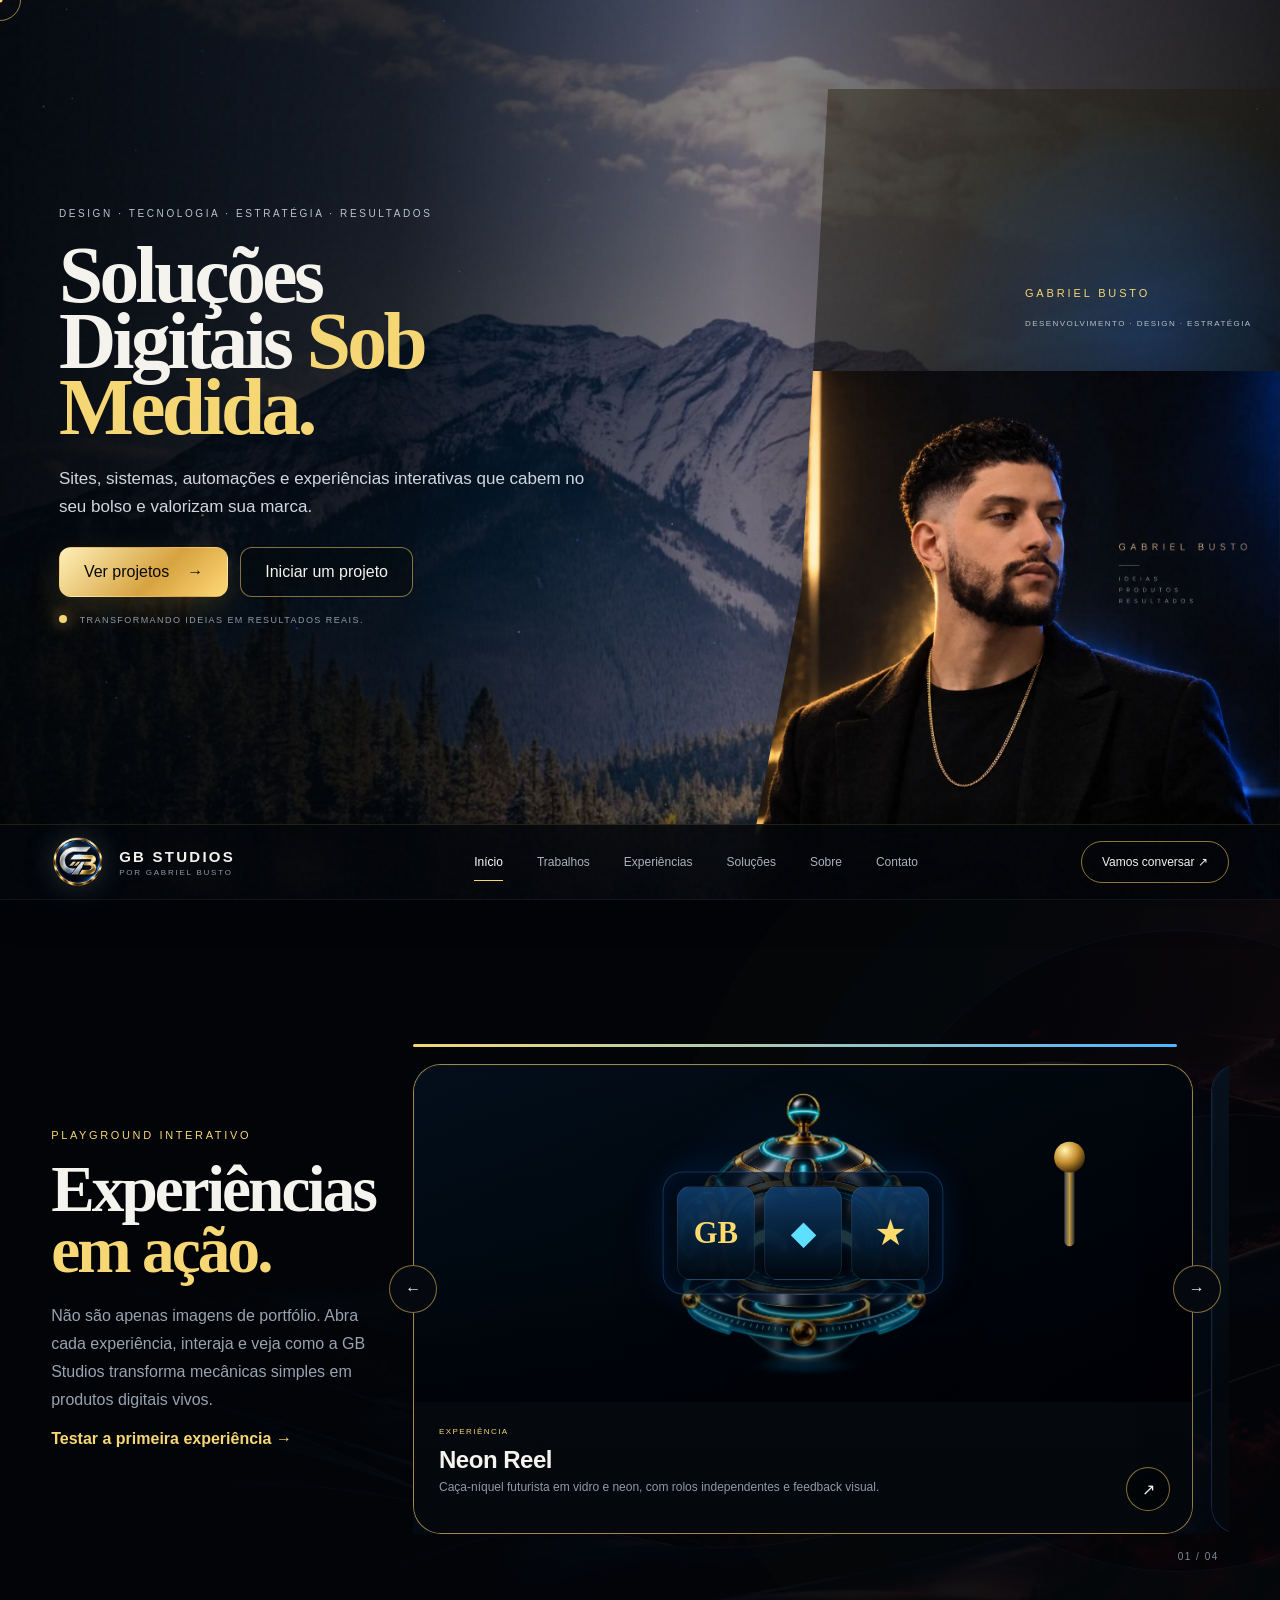
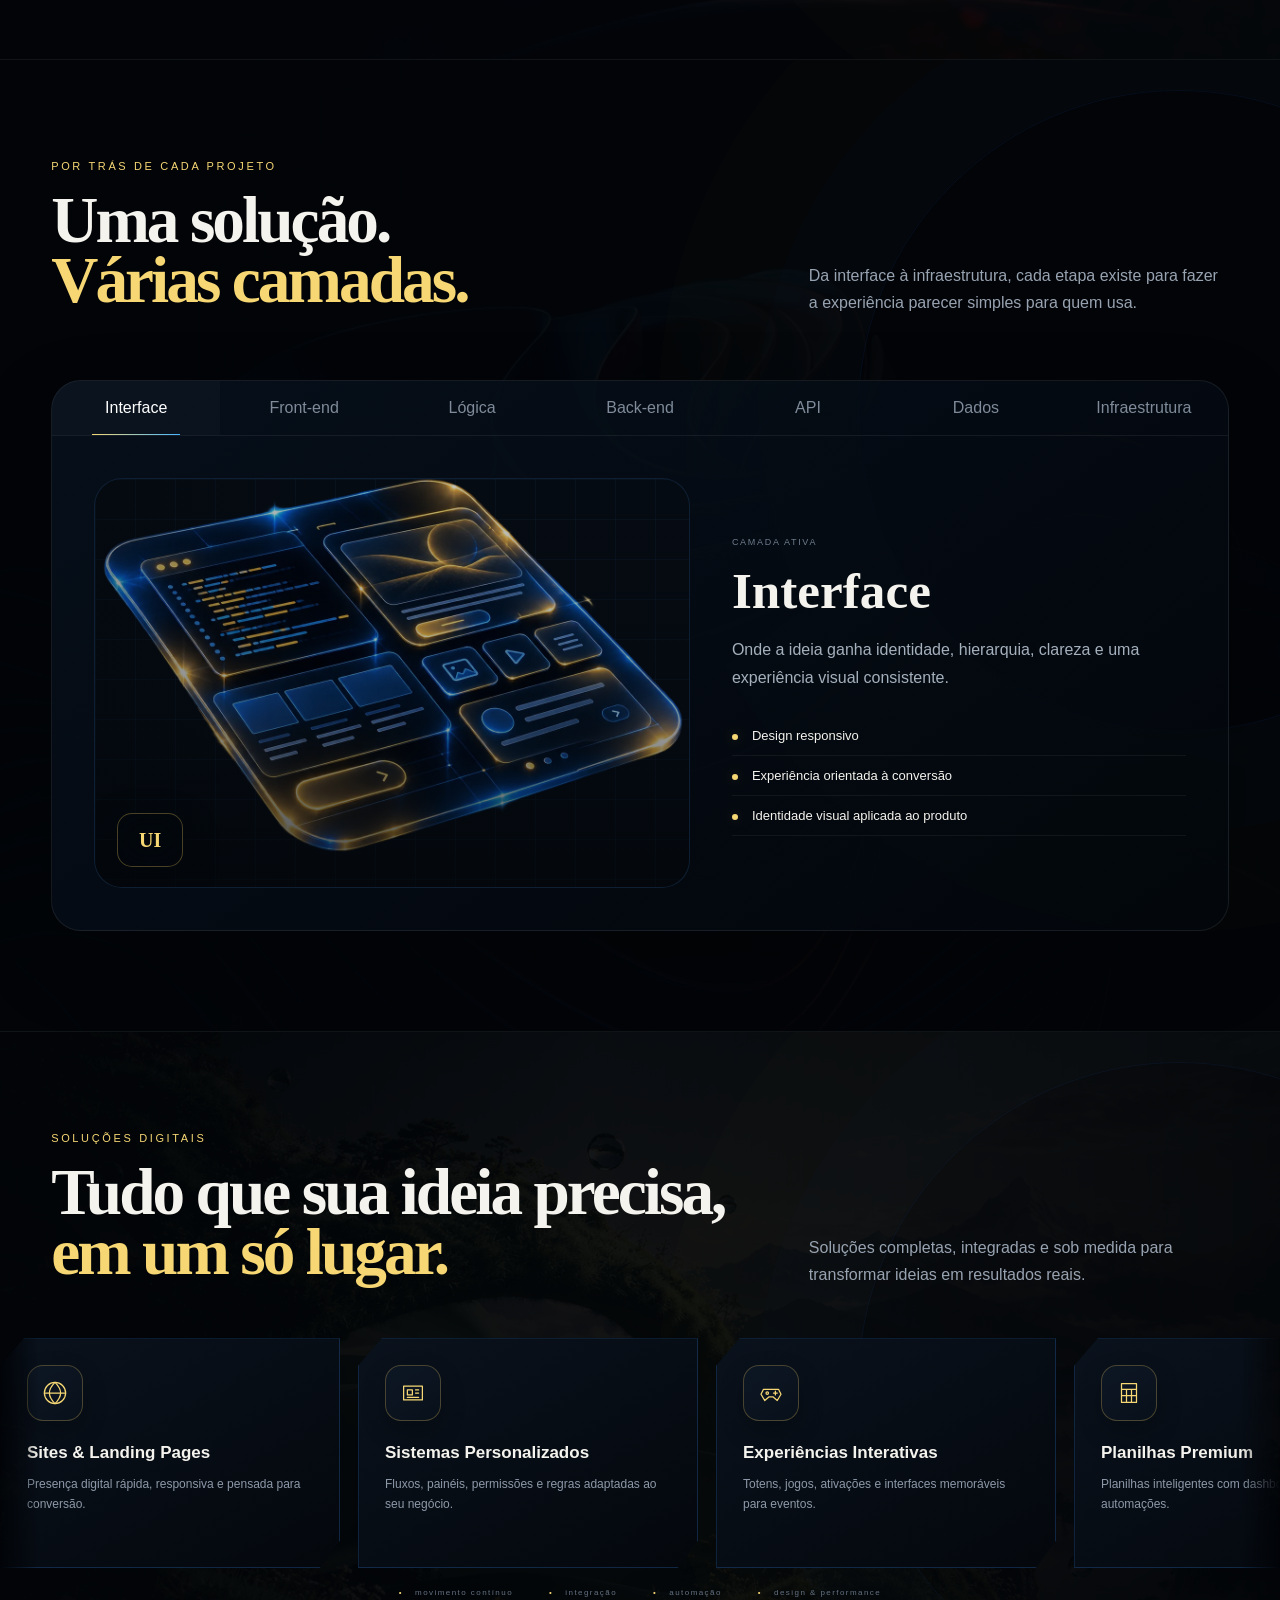
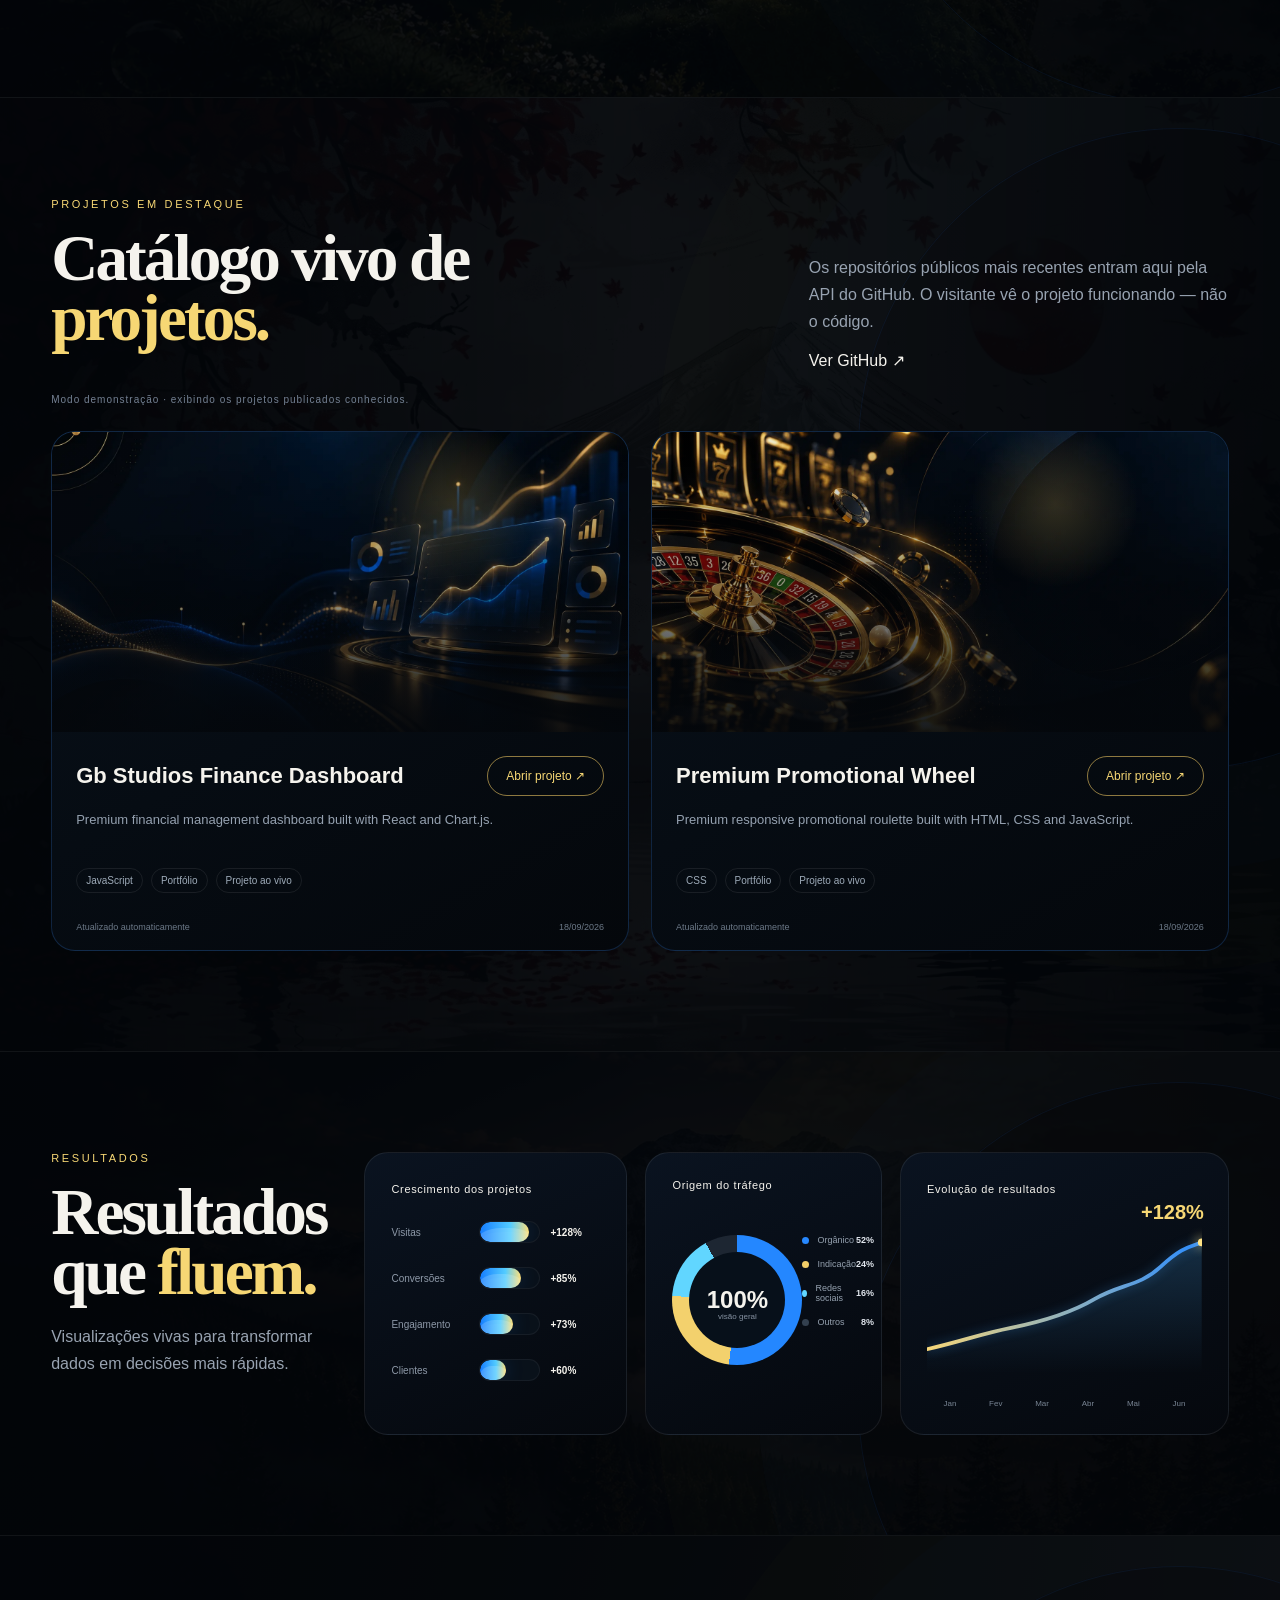
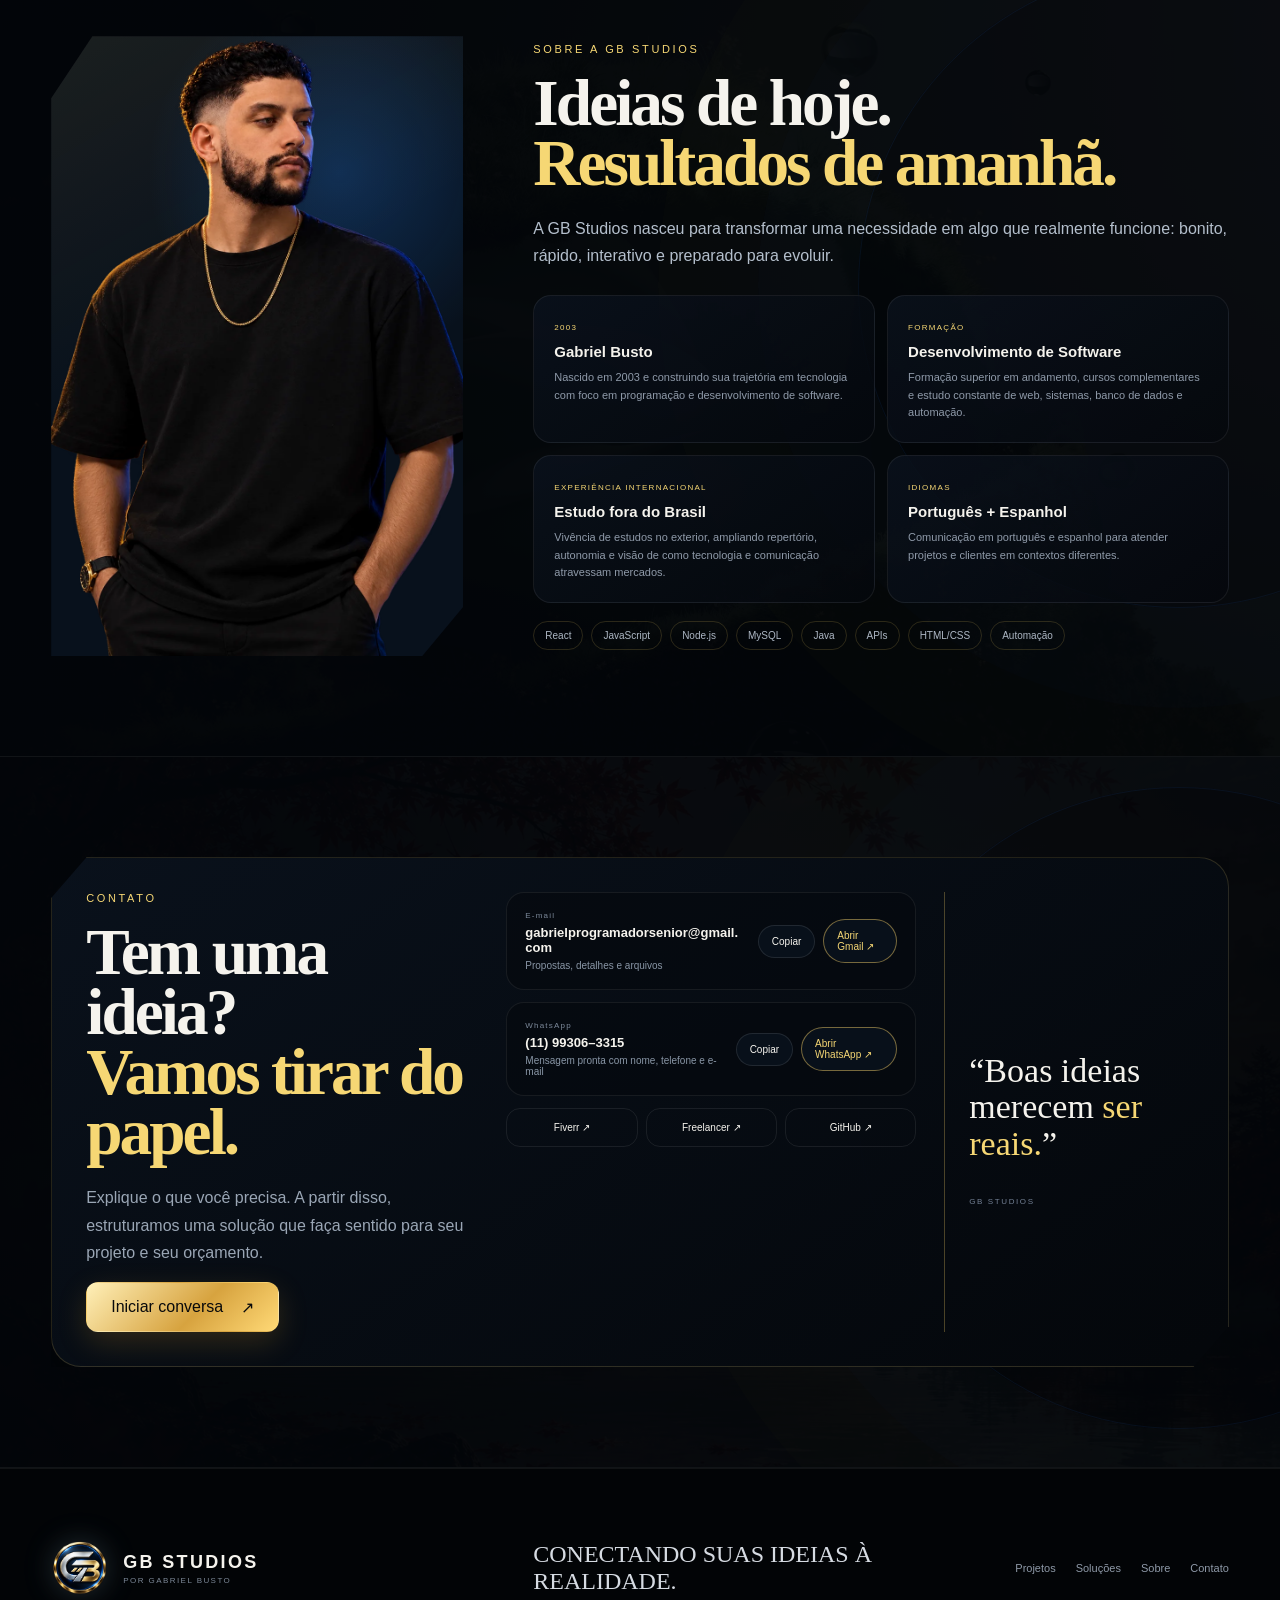
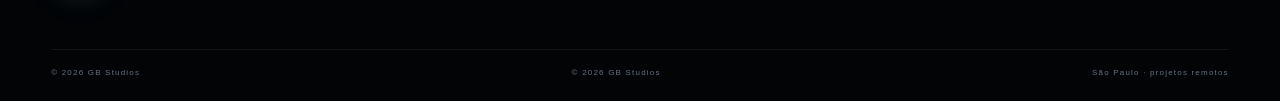
<file: index.html>
<!doctype html>
<html lang="pt-BR">
<head>
  <meta charset="utf-8" />
  <meta name="viewport" content="width=device-width, initial-scale=1" />
  <meta name="theme-color" content="#04070b" />
    <meta name="referrer" content="strict-origin-when-cross-origin" />
  <meta http-equiv="Permissions-Policy" content="camera=(), microphone=(), geolocation=(), payment=()" />
  <meta http-equiv="Content-Security-Policy" content="default-src 'self'; script-src 'self'; style-src 'self' 'unsafe-inline' https://fonts.googleapis.com; font-src 'self' https://fonts.gstatic.com; img-src 'self' data: https:; connect-src 'self' https://api.github.com; object-src 'none'; base-uri 'self'; form-action 'self' https://wa.me https://mail.google.com;" />
<link rel="icon" type="image/png" href="assets/gb-logo.webp" />
  <link rel="apple-touch-icon" href="assets/gb-logo.webp" />
  <title>GB Studios — Soluções Digitais Sob Medida</title>
  <meta name="description" content="Sites, sistemas, automações, experiências interativas, planilhas premium, dashboards, banco de dados e integrações sob medida." />
  <link rel="preconnect" href="https://fonts.googleapis.com">
  <link rel="preconnect" href="https://fonts.gstatic.com" crossorigin>
  <link href="https://fonts.googleapis.com/css2?family=DM+Sans:wght@400;500;600;700&family=Playfair+Display:ital,wght@0,600;0,700;1,600&display=swap" rel="stylesheet">
  <link rel="stylesheet" href="style.css" />
</head>
<body>
  <div class="noise" aria-hidden="true"></div>
  <div class="cursor-dot" aria-hidden="true"></div>

  <section class="intro" id="intro" aria-label="Abertura GB Studios">
    <canvas id="cosmosCanvas" aria-hidden="true"></canvas>
    <img class="intro-hand intro-left" src="assets/intro/hand-left.webp" alt="" aria-hidden="true">
    <img class="intro-hand intro-right" src="assets/intro/hand-right.webp" alt="" aria-hidden="true">
    <div class="intro-core" aria-hidden="true"></div>
    <div class="intro-brand">
      <img src="assets/gb-logo.webp" alt="GB" class="intro-mark">
      <div class="intro-name">GB STUDIOS</div>
      <div class="intro-by">POR GABRIEL BUSTO</div>
    </div>
    <button class="skip-intro" id="skipIntro" type="button">Pular intro</button>
  </section>
<main>
    <section class="hero" id="inicio">
      <div class="hero-bg" id="heroBg" aria-hidden="true">
        <div class="hero-bg-slide is-active" data-scene="alpine" style="--bg:url('assets/backgrounds/alpine-sunset.webp')"></div>
        <div class="hero-bg-slide" data-scene="fuji" style="--bg:url('assets/backgrounds/fuji-sunset.webp')"></div>
        <div class="hero-bg-slide" data-scene="green" style="--bg:url('assets/backgrounds/green-horizon.webp')"></div>
        <div class="hero-bg-slide" data-scene="japan" style="--bg:url('assets/backgrounds/japan-red.webp')"></div>
        <div class="hero-bg-slide" data-scene="cosmic" style="--bg:url('assets/backgrounds/cosmic-waves.webp')"></div>
        <div class="hero-bg-slide" data-scene="bloom" style="--bg:url('assets/backgrounds/dark-bloom.webp')"></div>
      </div>
      <div class="hero-overlay"></div>
      <canvas class="hero-stars" id="heroStars"></canvas>
      <div class="hero-copy enter-up">
        <div class="eyebrow">DESIGN · TECNOLOGIA · ESTRATÉGIA · RESULTADOS</div>
        <h1>Soluções<br>Digitais <em>Sob Medida.</em></h1>
        <p>Sites, sistemas, automações e experiências interativas que cabem no seu bolso e valorizam sua marca.</p>
        <div class="hero-actions"><a class="btn primary" href="#trabalhos">Ver projetos <span>→</span></a><a class="btn secondary" href="#contato">Iniciar um projeto</a></div>
        <div class="micro-note"><i></i> Transformando ideias em resultados reais.</div>
      </div>
      <div class="hero-profile enter-profile"><img src="assets/gabriel-blazer.webp" alt="Gabriel Busto"><div class="profile-meta"><span>GABRIEL BUSTO</span><small>DESENVOLVIMENTO · DESIGN · ESTRATÉGIA</small></div></div>
      <div class="hero-coat enter-coat"><img src="assets/gabriel-coat.webp" alt="Gabriel Busto em Paris"></div>
      <div class="hero-quote enter-fade"><span></span><blockquote>“Boa tecnologia aproxima pessoas de grandes resultados.”</blockquote></div>
      <div class="hero-stats enter-fade"><span><b>+50</b><small>possibilidades</small></span><span><b>100%</b><small>sob medida</small></span><span><b>1 ideia</b><small>infinitos caminhos</small></span></div>
    </section>


  <header class="site-header nav-bottom" id="siteHeader">
    <a class="brand" href="#inicio" aria-label="GB Studios — início">
      <img src="assets/gb-logo.webp" alt="GB">
      <span><b>GB STUDIOS</b><small>POR GABRIEL BUSTO</small></span>
    </a>
    <nav class="desktop-nav" aria-label="Navegação principal">
      <a href="#inicio" class="active">Início</a><a href="#trabalhos">Trabalhos</a><a href="#lab">Experiências</a><a href="#solucoes">Soluções</a><a href="#sobre">Sobre</a><a href="#contato">Contato</a>
    </nav>
    <a class="nav-cta" href="#contato">Vamos conversar <span>↗</span></a>
    <button class="menu-btn" id="menuBtn" aria-label="Abrir menu"><span></span><span></span></button>
  </header>
  <nav class="mobile-menu" id="mobileMenu"><a href="#inicio">Início</a><a href="#trabalhos">Trabalhos</a><a href="#lab">Experiências</a><a href="#solucoes">Soluções</a><a href="#sobre">Sobre</a><a href="#contato">Contato</a></nav>

  

    <section class="lab full-section section-photo section-lab" id="lab">
      <div class="lab-intro reveal">
        <div class="section-kicker">PLAYGROUND INTERATIVO</div>
        <h2>Experiências<br><em>em ação.</em></h2>
        <p>Não são apenas imagens de portfólio. Abra cada experiência, interaja e veja como a GB Studios transforma mecânicas simples em produtos digitais vivos.</p>
        <button class="text-button" id="openFirstExperience">Testar a primeira experiência <span>→</span></button>
      </div>
      <div class="lab-stage reveal delay-1">
        <div class="lab-progress"><span id="labTimer"></span></div>
        <div class="lab-viewport" id="labCarousel"><div class="lab-track" id="labTrack">
          <article class="lab-card" data-experience="slot">
            <div class="lab-art art-slot"><div class="preview-slot"><i>GB</i><i>◆</i><i>★</i></div><div class="preview-lever"><i></i></div></div>
            <div class="lab-info"><span>EXPERIÊNCIA</span><h3>Neon Reel</h3><p>Caça-níquel futurista em vidro e neon, com rolos independentes e feedback visual.</p></div><button aria-label="Abrir Neon Reel">↗</button>
          </article>
          <article class="lab-card" data-experience="memory">
            <div class="lab-art art-memory"><div class="lab-art-shine"></div></div><div class="lab-info"><span>GAME</span><h3>Jogo da Memória</h3><p>Cartas reveladas no início, desafio de 5 minutos, memória visual, pistas e feedback de acerto.</p></div><button aria-label="Abrir Memory Grid">↗</button>
          </article>
          <article class="lab-card" data-experience="github">
            <div class="lab-art art-github"><div class="lab-art-shine"></div></div><div class="lab-info"><span>PORTFÓLIO</span><h3>Catálogo GitHub</h3><p>Projetos públicos, demos e experimentos apresentados em um catálogo vivo conectado ao GitHub.</p></div><button aria-label="Abrir GitHub Portal">↗</button>
          </article>
          <article class="lab-card" data-experience="dashboard">
            <div class="lab-art art-dashboard"><div class="lab-art-shine"></div></div><div class="lab-info"><span>DADOS</span><h3>Dashboard Financeiro</h3><p>Entradas e gastos por origem, totais, médias, maiores despesas e visualizações atualizadas ao vivo.</p></div><button aria-label="Abrir Expense Flow">↗</button>
          </article>
        </div></div>
        <button class="lab-arrow prev" id="labPrev" aria-label="Anterior">←</button><button class="lab-arrow next" id="labNext" aria-label="Próximo">→</button><div class="lab-counter"><span id="labIndex">01</span> / 04</div>
      </div>
    </section>

    <section class="architecture full-section section-photo section-exploded" id="arquitetura">
      <div class="architecture-head reveal">
        <div><div class="section-kicker">POR TRÁS DE CADA PROJETO</div><h2>Uma solução.<br><em>Várias camadas.</em></h2></div>
        <p>Da interface à infraestrutura, cada etapa existe para fazer a experiência parecer simples para quem usa.</p>
      </div>
      <div class="architecture-shell reveal delay-1">
        <div class="architecture-tabs" role="tablist">
          <button class="arch-tab active" data-arch="interface">Interface</button><button class="arch-tab" data-arch="frontend">Front-end</button><button class="arch-tab" data-arch="logic">Lógica</button><button class="arch-tab" data-arch="backend">Back-end</button><button class="arch-tab" data-arch="api">API</button><button class="arch-tab" data-arch="database">Dados</button><button class="arch-tab" data-arch="infra">Infraestrutura</button>
        </div>
        <div class="architecture-stage">
          <div class="arch-visual" id="archVisual">
            <img class="arch-image" id="archImage" src="assets/architecture/interface.webp" alt="Visual da camada Interface">
            <div class="arch-image-vignette"></div>
            <div class="arch-symbol" id="archSymbol">UI</div>
          </div>
          <div class="arch-copy" id="archCopy"><small>CAMADA ATIVA</small><h3 id="archTitle">Interface</h3><p id="archDesc">Onde a ideia ganha identidade, hierarquia, clareza e uma experiência visual consistente.</p><ul id="archPoints"><li>Design responsivo</li><li>Experiência orientada à conversão</li><li>Identidade visual aplicada ao produto</li></ul></div>
        </div>
      </div>
    </section>

    <section class="solutions full-section section-photo section-solutions" id="solucoes">
      <div class="solutions-head reveal"><div><div class="section-kicker">SOLUÇÕES DIGITAIS</div><h2>Tudo que sua ideia precisa,<br><em>em um só lugar.</em></h2></div><p>Soluções completas, integradas e sob medida para transformar ideias em resultados reais.</p></div>
      <div class="solutions-marquee reveal delay-1"><div class="solutions-track" id="solutionsTrack">
        <article class="solution-card"><div class="service-icon"><svg viewBox="0 0 48 48"><circle cx="24" cy="24" r="17"/><path d="M7 24h34M24 7c6 6 9 11 9 17s-3 11-9 17c-6-6-9-11-9-17s3-11 9-17Z"/></svg></div><h3>Sites & Landing Pages</h3><p>Presença digital rápida, responsiva e pensada para conversão.</p></article>
        <article class="solution-card"><div class="service-icon"><svg viewBox="0 0 48 48"><path d="M9 13h30v22H9z"/><path d="M15 19h8v8h-8zM28 19h5M28 24h5M15 31h18"/></svg></div><h3>Sistemas Personalizados</h3><p>Fluxos, painéis, permissões e regras adaptadas ao seu negócio.</p></article>
        <article class="solution-card"><div class="service-icon"><svg viewBox="0 0 48 48"><path d="M12 18h24l4 8-6 10-7-6h-6l-7 6-6-10z"/><circle cx="18" cy="24" r="2"/><path d="M31 21v6M28 24h6"/></svg></div><h3>Experiências Interativas</h3><p>Totens, jogos, ativações e interfaces memoráveis para eventos.</p></article>
        <article class="solution-card"><div class="service-icon"><svg viewBox="0 0 48 48"><path d="M12 9h24v30H12zM12 18h24M20 18v21M28 18v21M12 28h24"/></svg></div><h3>Planilhas Premium</h3><p>Planilhas inteligentes com dashboards, filtros e automações.</p></article>
        <article class="solution-card"><div class="service-icon"><svg viewBox="0 0 48 48"><path d="M18 18l-5 5a7 7 0 0 0 10 10l5-5M30 30l5-5a7 7 0 0 0-10-10l-5 5M18 30l12-12"/></svg></div><h3>Integração com Planilhas</h3><p>Conectamos sistemas, formulários e APIs a Google Sheets ou Excel.</p></article>
        <article class="solution-card"><div class="service-icon"><svg viewBox="0 0 48 48"><path d="M10 36V22M19 36V14M28 36V26M37 36V9"/></svg></div><h3>Dashboards & Automação</h3><p>Indicadores vivos, relatórios e tarefas repetitivas automatizadas.</p></article>
        <article class="solution-card"><div class="service-icon"><svg viewBox="0 0 48 48"><ellipse cx="24" cy="13" rx="13" ry="6"/><path d="M11 13v10c0 3 6 6 13 6s13-3 13-6V13M11 23v10c0 3 6 6 13 6s13-3 13-6V23"/></svg></div><h3>Banco de Dados</h3><p>MySQL e estruturas de dados organizadas para crescer com você.</p></article>
        <article class="solution-card"><div class="service-icon"><svg viewBox="0 0 48 48"><path d="M18 14 8 24l10 10M30 14l10 10-10 10M27 9 21 39"/></svg></div><h3>GitHub / APIs</h3><p>Integrações, catálogos dinâmicos, serviços externos e deploys.</p></article>
      </div></div>
      <div class="solutions-caption"><span>movimento contínuo</span><span>integração</span><span>automação</span><span>design & performance</span></div>
    </section>

    <section class="projects full-section section-photo section-projects" id="trabalhos">
      <div class="projects-head reveal"><div><div class="section-kicker">PROJETOS EM DESTAQUE</div><h2>Catálogo vivo de<br><em>projetos.</em></h2></div><div><p>Os repositórios públicos mais recentes entram aqui pela API do GitHub. O visitante vê o projeto funcionando — não o código.</p><a href="https://github.com/GabrielProgramador206?tab=repositories" target="_blank" rel="noreferrer">Ver GitHub ↗</a></div></div>
      <div class="repo-status" id="repoStatus">Conectando ao GitHub...</div><div class="projects-grid" id="projectsGrid"></div>
    </section>

    <section class="results full-section section-photo section-results" id="resultados">
      <div class="results-intro reveal"><div class="section-kicker">RESULTADOS</div><h2>Resultados<br>que <em>fluem.</em></h2><p>Visualizações vivas para transformar dados em decisões mais rápidas.</p></div>
      <article class="metric-card liquid-card reveal delay-1"><span>Crescimento dos projetos</span><div class="metric-row"><label>Visitas</label><div class="liquid-bar"><div style="--v:82%"></div></div><b>+128%</b></div><div class="metric-row"><label>Conversões</label><div class="liquid-bar"><div style="--v:68%"></div></div><b>+85%</b></div><div class="metric-row"><label>Engajamento</label><div class="liquid-bar"><div style="--v:56%"></div></div><b>+73%</b></div><div class="metric-row"><label>Clientes</label><div class="liquid-bar"><div style="--v:44%"></div></div><b>+60%</b></div></article>
      <article class="metric-card donut-card reveal delay-2"><span>Origem do tráfego</span><div class="donut"><b>100%</b><small>visão geral</small></div><ul><li><i></i>Orgânico <b>52%</b></li><li><i></i>Indicação <b>24%</b></li><li><i></i>Redes sociais <b>16%</b></li><li><i></i>Outros <b>8%</b></li></ul></article>
      <article class="metric-card wave-card reveal delay-3"><span>Evolução de resultados</span><strong>+128%</strong><svg viewBox="0 0 360 180"><defs><linearGradient id="wg" x1="0" x2="1"><stop stop-color="#f7d779"/><stop offset="1" stop-color="#2b8cff"/></linearGradient><linearGradient id="wa" x1="0" x2="0" y1="0" y2="1"><stop stop-color="#4db3ff" stop-opacity=".22"/><stop offset="1" stop-color="#4db3ff" stop-opacity="0"/></linearGradient></defs><path class="wave-area" d="M0 148C48 137 70 128 110 120s76-18 110-38 58-16 86-42 38-26 54-32V180H0Z"/><path class="wave-line" d="M0 148C48 137 70 128 110 120s76-18 110-38 58-16 86-42 38-26 54-32"/><circle cx="360" cy="8" r="5"/></svg><div class="months"><span>Jan</span><span>Fev</span><span>Mar</span><span>Abr</span><span>Mai</span><span>Jun</span></div></article>
    </section>

    <section class="about full-section section-photo section-about" id="sobre">
      <div class="about-photo reveal"><div class="photo-frame"><img src="assets/gabriel-casual.webp" alt="Gabriel Busto"></div></div>
      <div class="about-content reveal delay-1"><div class="section-kicker">SOBRE A GB STUDIOS</div><h2>Ideias de hoje.<br><em>Resultados de amanhã.</em></h2><p class="about-lead">A GB Studios nasceu para transformar uma necessidade em algo que realmente funcione: bonito, rápido, interativo e preparado para evoluir.</p><div class="story-grid"><article><small>2003</small><h3>Gabriel Busto</h3><p>Nascido em 2003 e construindo sua trajetória em tecnologia com foco em programação e desenvolvimento de software.</p></article><article><small>FORMAÇÃO</small><h3>Desenvolvimento de Software</h3><p>Formação superior em andamento, cursos complementares e estudo constante de web, sistemas, banco de dados e automação.</p></article><article><small>EXPERIÊNCIA INTERNACIONAL</small><h3>Estudo fora do Brasil</h3><p>Vivência de estudos no exterior, ampliando repertório, autonomia e visão de como tecnologia e comunicação atravessam mercados.</p></article><article><small>IDIOMAS</small><h3>Português + Espanhol</h3><p>Comunicação em português e espanhol para atender projetos e clientes em contextos diferentes.</p></article></div><div class="about-tags"><span>React</span><span>JavaScript</span><span>Node.js</span><span>MySQL</span><span>Java</span><span>APIs</span><span>HTML/CSS</span><span>Automação</span></div></div>
    </section>

    <section class="contact full-section section-photo section-contact" id="contato">
      <div class="contact-shell reveal"><div class="contact-copy"><div class="section-kicker">CONTATO</div><h2>Tem uma ideia?<br><em>Vamos tirar do papel.</em></h2><p>Explique o que você precisa. A partir disso, estruturamos uma solução que faça sentido para seu projeto e seu orçamento.</p><a class="btn primary" id="mainWhatsBtn" href="#">Iniciar conversa <span>↗</span></a></div><div class="contact-panel"><div class="contact-method"><div><small>E-mail</small><b>gabrielprogramadorsenior@gmail.com</b><span>Propostas, detalhes e arquivos</span></div><div><button data-copy="gabrielprogramadorsenior@gmail.com">Copiar</button><a id="gmailBtn" target="_blank" rel="noreferrer">Abrir Gmail ↗</a></div></div><div class="contact-method"><div><small>WhatsApp</small><b>(11) 99306–3315</b><span>Mensagem pronta com nome, telefone e e-mail</span></div><div><button data-copy="5511993063315">Copiar</button><a id="whatsappBtn" target="_blank" rel="noreferrer">Abrir WhatsApp ↗</a></div></div><div class="social-row"><a href="https://www.fiverr.com/gabrielalabarce?public_mode=true" target="_blank" rel="noreferrer">Fiverr ↗</a><a href="https://www.freelancer.com/u/Gabrielbustos1" target="_blank" rel="noreferrer">Freelancer ↗</a><a href="https://github.com/GabrielProgramador206?tab=repositories" target="_blank" rel="noreferrer">GitHub ↗</a></div></div><div class="contact-signature"><p>“Boas ideias merecem <em>ser reais.</em>”</p><small>GB STUDIOS</small></div></div>
    </section>
  </main>

  <footer class="footer"><div class="footer-top"><a class="footer-brand" href="#inicio"><img src="assets/gb-logo.webp" alt="GB"><div><b>GB STUDIOS</b><span>POR GABRIEL BUSTO</span></div></a><p>CONECTANDO SUAS IDEIAS À REALIDADE.</p><nav><a href="#trabalhos">Projetos</a><a href="#solucoes">Soluções</a><a href="#sobre">Sobre</a><a href="#contato">Contato</a></nav></div><div class="footer-bottom"><span>© 2026 GB Studios</span><span>© 2026 GB Studios</span><span>São Paulo · projetos remotos</span></div></footer>

  <div class="experience-modal" id="experienceModal" aria-hidden="true"><div class="modal-backdrop" data-close-modal></div><div class="modal-panel"><button class="modal-close" id="modalClose">×</button><div id="experienceContent"></div></div></div>
  <div class="toast" id="toast"></div>
  <script src="script.js"></script>
</body>
</html>
</file>
<file: style.css>
:root{--bg:#030609;--panel:#07101a;--panel2:#0a1320;--text:#f5f3ed;--muted:#98a3b1;--gold:#e3b650;--gold2:#f6d774;--blue:#2387ff;--line:rgba(255,255,255,.08);--serif:"Playfair Display",serif;--sans:"DM Sans",sans-serif}
*{box-sizing:border-box}html{scroll-behavior:smooth}body{margin:0;background:var(--bg);color:var(--text);font-family:var(--sans);overflow-x:hidden}a{color:inherit;text-decoration:none}button{font:inherit;color:inherit}.noise{position:fixed;inset:0;pointer-events:none;opacity:.035;z-index:300;background-image:url("data:image/svg+xml,%3Csvg viewBox='0 0 180 180' xmlns='http://www.w3.org/2000/svg'%3E%3Cfilter id='n'%3E%3CfeTurbulence type='fractalNoise' baseFrequency='.9' numOctaves='3' stitchTiles='stitch'/%3E%3C/filter%3E%3Crect width='100%25' height='100%25' filter='url(%23n)' opacity='.5'/%3E%3C/svg%3E")}.cursor-dot{position:fixed;width:42px;height:42px;border:1px solid rgba(247,209,105,.6);border-radius:50%;z-index:400;pointer-events:none;transform:translate(-50%,-50%);transition:width .2s,height .2s,opacity .2s}.cursor-dot:after{content:"";position:absolute;left:50%;top:50%;width:5px;height:5px;border-radius:50%;background:var(--gold2);transform:translate(-50%,-50%)}body.hovering .cursor-dot{width:58px;height:58px}
.intro{position:fixed;inset:0;z-index:1000;background:#020407;overflow:hidden;display:grid;place-items:center}.intro canvas{position:absolute;inset:0;width:100%;height:100%}.intro-hand{position:absolute;width:min(49vw,760px);height:auto;max-height:72vh;object-fit:contain;filter:drop-shadow(0 20px 55px rgba(0,0,0,.55));opacity:0;z-index:2}.intro-left{left:-8vw;top:12vh;animation:leftHand 4.8s cubic-bezier(.16,.8,.16,1) forwards}.intro-right{right:-8vw;top:12vh;animation:rightHand 4.8s cubic-bezier(.16,.8,.16,1) forwards}.intro-core{position:absolute;width:8px;height:8px;border-radius:50%;z-index:1;box-shadow:0 0 30px 12px #fff,0 0 110px 42px rgba(42,136,255,.9),0 0 220px 90px rgba(228,176,70,.42);animation:coreBirth 4.8s ease forwards}.intro-brand{position:relative;z-index:4;text-align:center;opacity:0;transform:scale(.88);animation:brandBirth 4.8s ease forwards}.intro-mark{width:230px}.intro-name{font-size:clamp(28px,3vw,50px);letter-spacing:.34em;margin-left:.34em;margin-top:8px}.intro-by{font-size:11px;letter-spacing:.38em;color:var(--gold2);margin-left:.38em;margin-top:10px}.skip-intro{position:absolute;bottom:28px;left:50%;transform:translateX(-50%);z-index:5;background:transparent;border:0;color:#7f8996;letter-spacing:.14em;cursor:pointer}@keyframes leftHand{0%{opacity:0;transform:translateX(-45vw) scale(1.2) rotate(-8deg)}20%{opacity:1}48%{transform:translateX(6vw) scale(1.03) rotate(0)}67%{transform:translateX(3vw) scale(1) rotate(0)}100%{opacity:.96;transform:translateX(-2vw) scale(.96) rotate(-1deg)}}@keyframes rightHand{0%{opacity:0;transform:translateX(45vw) scale(1.2) rotate(8deg)}20%{opacity:1}48%{transform:translateX(-6vw) scale(1.03) rotate(0)}67%{transform:translateX(-3vw) scale(1) rotate(0)}100%{opacity:.96;transform:translateX(2vw) scale(.96) rotate(1deg)}}@keyframes coreBirth{0%,30%{opacity:0;transform:scale(.1)}46%{opacity:1;transform:scale(1)}70%{transform:scale(8);opacity:.9}100%{transform:scale(13);opacity:.12}}@keyframes brandBirth{0%,48%{opacity:0;transform:scale(.86) translateY(18px)}62%{opacity:1}100%{opacity:1;transform:none}}.intro.is-done{animation:introOut .8s ease forwards}@keyframes introOut{to{opacity:0;visibility:hidden}}
.site-header{height:76px;z-index:200;display:flex;align-items:center;padding:0 clamp(22px,4vw,74px);transition:.45s cubic-bezier(.2,.8,.2,1);background:rgba(3,6,10,.86);backdrop-filter:blur(18px);border-top:1px solid rgba(255,214,103,.18);border-bottom:1px solid rgba(255,255,255,.06)}.site-header.nav-bottom{position:absolute;left:0;right:0;top:calc(100vh - 76px)}.site-header.nav-top{position:fixed;top:0;left:0;right:0;box-shadow:0 14px 42px rgba(0,0,0,.32)}.brand{display:flex;align-items:center;gap:12px;min-width:260px}.brand img{width:86px}.brand b{font-size:15px;letter-spacing:.12em}.brand small{display:block;color:#8f99a7;font-size:8px;letter-spacing:.18em;margin-top:2px}.desktop-nav{display:flex;gap:34px;margin:auto}.desktop-nav a{font-size:12px;color:#aab2bd;position:relative;padding:28px 0}.desktop-nav a:after{content:"";position:absolute;left:50%;right:50%;bottom:16px;height:1px;background:var(--gold2);transition:.3s}.desktop-nav a.active,.desktop-nav a:hover{color:#fff}.desktop-nav a.active:after{left:0;right:0}.nav-cta{border:1px solid rgba(255,210,92,.55);border-radius:999px;padding:13px 20px;font-size:12px}.menu-btn,.mobile-menu{display:none}
.hero{position:relative;min-height:100vh;display:flex;align-items:center;overflow:hidden;border-bottom:1px solid rgba(255,255,255,.06)}.hero-bg{position:absolute;inset:-2%;background:url('assets/backgrounds/alpine-sunset.webp') center/cover no-repeat;transform:scale(1.04);will-change:transform}.hero-overlay{position:absolute;inset:0;background:linear-gradient(90deg,rgba(3,5,8,.94),rgba(3,5,8,.72) 31%,rgba(3,5,8,.22) 57%,rgba(3,5,8,.72) 78%,rgba(3,5,8,.95));z-index:1}.hero-stars{position:absolute;inset:0;width:100%;height:100%;z-index:2;pointer-events:none}.hero-copy{position:relative;z-index:10;width:min(640px,42vw);margin-left:clamp(30px,4.6vw,86px);padding-bottom:66px}.eyebrow,.section-kicker{font-size:10px;letter-spacing:.26em;color:#bac4d0;text-transform:uppercase}.section-kicker{display:flex;gap:12px;align-items:center}.section-kicker span{color:var(--gold2)}h1,h2{font-family:var(--serif);font-weight:600;letter-spacing:-.045em}.hero h1{font-size:clamp(62px,6.2vw,106px);line-height:.83;margin:24px 0}.hero h1 em,h2 em{font-style:normal;color:var(--gold2)}.hero-copy>p{font-size:17px;line-height:1.65;color:#d1d7df;max-width:560px}.hero-actions{display:flex;gap:12px;margin-top:26px}.btn{display:inline-flex;align-items:center;justify-content:center;gap:18px;min-height:50px;padding:0 24px;border-radius:12px;border:1px solid transparent;cursor:pointer}.btn.primary{color:#08090b;background:linear-gradient(135deg,#fff0b9,#d7a33f 58%,#ffd976);box-shadow:0 10px 30px rgba(214,154,38,.2)}.btn.secondary{border-color:rgba(255,217,108,.5);background:rgba(5,8,12,.5)}.micro-note{font-size:9px;letter-spacing:.16em;color:#8f9aa7;margin-top:18px;text-transform:uppercase}.micro-note i{display:inline-block;width:8px;height:8px;border-radius:50%;background:var(--gold2);box-shadow:0 0 16px var(--gold2);margin-right:9px}.hero-profile{position:absolute;right:1vw;bottom:0;width:min(40vw,720px);height:92vh;z-index:8;overflow:hidden;clip-path:polygon(16% 0,100% 0,100% 100%,0 100%,11% 62%);border-left:1px solid rgba(255,215,110,.34);background:radial-gradient(circle at 75% 30%,rgba(34,128,255,.23),transparent 31%),linear-gradient(160deg,rgba(255,193,66,.09),transparent 42%),rgba(3,7,11,.46)}.hero-profile img{position:absolute;left:6%;bottom:-1%;height:96%;filter:drop-shadow(0 28px 44px rgba(0,0,0,.44))}.profile-meta{position:absolute;right:28px;top:24%;z-index:2}.profile-meta span{font-size:11px;letter-spacing:.26em;color:var(--gold2)}.profile-meta small{display:block;font-size:8px;letter-spacing:.18em;line-height:1.7;margin-top:16px;color:#b7c0cb}.hero-coat{position:absolute;left:55%;bottom:0;height:69vh;z-index:9}.hero-coat img{height:100%;filter:drop-shadow(0 28px 45px rgba(0,0,0,.45))}.hero-quote{position:absolute;left:54%;top:18%;z-index:12;width:230px}.hero-quote span{display:block;width:40px;height:1px;background:var(--gold2);margin-bottom:12px}.hero-quote blockquote{font-family:var(--serif);font-style:italic;font-size:18px;line-height:1.2;margin:0}.hero-stats{position:absolute;left:clamp(30px,4.6vw,86px);bottom:18px;z-index:11;display:flex;gap:44px}.hero-stats span{display:flex;flex-direction:column}.hero-stats b{font-size:15px;color:var(--gold2)}.hero-stats small{font-size:7px;letter-spacing:.16em;color:#7f8996;text-transform:uppercase}.enter-up,.enter-profile,.enter-coat,.enter-fade{opacity:0}body.page-entered .enter-up{animation:rise 1.1s .2s cubic-bezier(.16,.8,.2,1) forwards}body.page-entered .enter-profile{animation:profileIn 1.35s .25s cubic-bezier(.16,.82,.18,1) forwards}body.page-entered .enter-coat{animation:coatIn 1.1s .95s cubic-bezier(.16,.82,.18,1) forwards}body.page-entered .enter-fade{animation:fadeIn .8s 1.35s forwards}@keyframes rise{from{opacity:0;transform:translateY(80px);filter:blur(8px)}to{opacity:1;transform:none;filter:none}}@keyframes profileIn{from{opacity:0;transform:translateX(-110vw) scale(.94)}to{opacity:1;transform:none}}@keyframes coatIn{from{opacity:0;transform:translateX(160px) scale(.78)}to{opacity:1;transform:none}}@keyframes fadeIn{to{opacity:1}}
.full-section{width:100%;padding:100px clamp(24px,4vw,78px);position:relative;overflow:hidden;border-bottom:1px solid rgba(255,255,255,.05);background:radial-gradient(circle at 86% 8%,rgba(34,128,255,.055),transparent 23%),radial-gradient(circle at 12% 4%,rgba(255,197,74,.035),transparent 19%),#04070b}.full-section:after{content:"";position:absolute;width:640px;height:640px;border-radius:50%;border:1px solid rgba(39,127,255,.08);right:-220px;top:30px;box-shadow:0 0 0 100px rgba(39,127,255,.013),0 0 0 200px rgba(255,200,77,.008);pointer-events:none}h2{font-size:clamp(52px,5.1vw,88px);line-height:.92;margin:18px 0 22px}.reveal{opacity:0;transform:translateY(44px);transition:1s cubic-bezier(.16,.8,.2,1)}.reveal.visible{opacity:1;transform:none}.delay-1{transition-delay:.1s}.delay-2{transition-delay:.2s}.delay-3{transition-delay:.3s}
.lab{display:grid;grid-template-columns:minmax(250px,25vw) 1fr;gap:42px;align-items:center;min-height:660px}.lab-intro{z-index:2}.lab-intro p{color:var(--muted);line-height:1.75;max-width:360px}.text-button{background:none;border:0;padding:0;color:var(--gold2);cursor:pointer;font-weight:600}.lab-stage{min-width:0;position:relative;padding-top:20px}.lab-progress{height:3px;background:rgba(255,255,255,.06);position:absolute;left:0;right:52px;top:0;border-radius:999px;overflow:hidden}.lab-progress span{display:block;width:0;height:100%;background:linear-gradient(90deg,var(--gold2),#4bb7ff);box-shadow:0 0 16px rgba(255,210,93,.34)}.lab-viewport{overflow:hidden}.lab-track{display:flex;gap:18px;will-change:transform}.lab-card{flex:0 0 min(780px,78vw);height:440px;border:1px solid rgba(50,139,255,.24);border-radius:26px;background:linear-gradient(145deg,#07111d,#03070c);overflow:hidden;position:relative;clip-path:polygon(4% 0,100% 0,100% 91%,96% 100%,0 100%,0 9%);transition:.65s cubic-bezier(.16,.8,.2,1);box-shadow:0 28px 70px rgba(0,0,0,.28)}.lab-card.is-active{border-color:rgba(255,214,108,.62);box-shadow:0 32px 84px rgba(13,72,150,.22),0 0 0 1px rgba(255,222,130,.1) inset}.lab-art{height:72%;background-size:cover;background-position:center;position:relative}.art-roulette{background-image:url('assets/lab/roulette-premium.webp')}.art-slot{background-image:url('assets/lab/slot.webp')}.art-memory{background-image:url('assets/lab/memory-premium.webp')}.art-github{background-image:url('assets/lab/github-premium.webp')}.art-dashboard{background-image:url('assets/lab/dashboard-premium.webp')}.lab-info{height:28%;padding:18px 24px 22px;background:linear-gradient(180deg,rgba(6,10,16,.95),#05080d)}.lab-info span{font-size:8px;letter-spacing:.18em;color:var(--gold2)}.lab-info h3{font-size:21px;margin:8px 0 4px}.lab-info p{font-size:12px;color:#8f9aa8;margin:0;max-width:520px}.lab-card>button{position:absolute;right:22px;bottom:22px;width:44px;height:44px;border-radius:50%;border:1px solid rgba(255,214,105,.52);background:rgba(2,5,8,.68);cursor:pointer}.roulette-overlay{position:absolute;left:22%;top:23%;width:182px;height:182px;border-radius:50%;border:2px solid rgba(255,220,128,.1);animation:spin 8s linear infinite}@keyframes spin{to{transform:rotate(360deg)}}.lever-dot{position:absolute;left:57.5%;top:53%;width:18px;height:18px;border-radius:50%;background:var(--gold2);box-shadow:0 0 16px rgba(255,214,102,.4);animation:lever 3.4s ease-in-out infinite}@keyframes lever{50%{transform:translateY(48px)}}.memory-glint{position:absolute;width:200px;height:200px;background:radial-gradient(circle,rgba(91,181,255,.2),transparent 65%);left:30%;top:18%;animation:float 4s ease-in-out infinite alternate}@keyframes float{to{transform:translate(90px,30px)}}.scanline{position:absolute;left:8%;right:8%;height:2px;top:20%;background:linear-gradient(90deg,transparent,#5cbcff,transparent);box-shadow:0 0 18px #2d92ff;animation:scan 4s linear infinite}@keyframes scan{to{top:78%}}.liquid-orbit{position:absolute;inset:14%;border:1px solid rgba(75,171,255,.2);border-radius:50%;animation:orb 9s linear infinite}@keyframes orb{to{transform:rotate(360deg)}}.lab-arrow{position:absolute;top:50%;transform:translateY(-50%);width:48px;height:48px;border-radius:50%;border:1px solid rgba(255,214,105,.5);background:#05090f;cursor:pointer;z-index:4}.lab-arrow.prev{left:-24px}.lab-arrow.next{right:8px}.lab-counter{position:absolute;right:10px;bottom:-28px;font-size:10px;letter-spacing:.15em;color:#7d8896}
.exploded{display:grid;grid-template-columns:minmax(250px, .8fr) minmax(660px,1.5fr) minmax(250px,.8fr);gap:30px;align-items:center;min-height:780px}.exploded-copy p{color:var(--muted);line-height:1.7;max-width:360px}.phone-stage{position:relative;min-height:680px}.phone-stack{position:absolute;left:0;top:20px;width:520px;height:640px;perspective:1400px;transform-style:preserve-3d}.phone-base{position:absolute;left:50%;bottom:0;width:410px;transform:translateX(-50%) rotateX(56deg) rotateZ(-22deg);filter:drop-shadow(0 35px 40px rgba(0,0,0,.38))}.phone-layer{position:absolute;left:50%;top:0;border:0;background:transparent;padding:0;width:430px;height:190px;cursor:pointer;transition:transform .65s cubic-bezier(.16,.82,.2,1),filter .45s,opacity .45s;transform-style:preserve-3d}.phone-layer img{width:100%;height:100%;object-fit:contain;pointer-events:none;filter:drop-shadow(0 18px 24px rgba(20,86,168,.18))}.phone-layer span{position:absolute;left:50%;bottom:13px;transform:translateX(-50%);font-size:9px;letter-spacing:.14em;padding:6px 10px;border-radius:999px;background:rgba(3,7,12,.82);border:1px solid rgba(255,255,255,.12);pointer-events:none}.phone-layer.active img{filter:drop-shadow(0 30px 34px rgba(35,125,255,.28)) drop-shadow(0 0 20px rgba(255,215,105,.18))}.layer-detail{position:absolute;right:0;top:50%;transform:translateY(-50%);width:300px;padding:28px;border:1px solid rgba(255,255,255,.08);border-radius:24px;background:linear-gradient(150deg,rgba(8,13,20,.96),rgba(4,7,11,.96));box-shadow:0 28px 70px rgba(0,0,0,.32);transition:.3s}.layer-detail.changing{opacity:.2;transform:translateY(calc(-50% + 14px));filter:blur(6px)}.layer-kicker{font-size:9px;letter-spacing:.16em;color:#7e8ca0}.layer-detail h3{font-family:var(--serif);font-size:38px;margin:14px 0}.layer-detail p{font-size:14px;color:#a5b0bf;line-height:1.7}.layer-detail li{font-size:12px;margin:9px 0;color:#d9e0ea}.exploded-quote p{font-family:var(--serif);font-size:42px;line-height:1.05}.exploded-quote em{font-style:normal;color:var(--gold2)}.exploded-quote small{font-size:8px;letter-spacing:.18em;color:#708096}
.solutions-head,.projects-head{display:grid;grid-template-columns:1fr 420px;gap:50px;align-items:end}.solutions-head>p,.projects-head p{color:var(--muted);line-height:1.7}.solutions-marquee{margin:34px calc(-1 * clamp(24px,4vw,78px)) 0;overflow:hidden;mask-image:linear-gradient(90deg,transparent,#000 3%,#000 97%,transparent)}.solutions-track{display:flex;gap:18px;width:max-content;animation:belt 52s linear infinite}.solutions-track:hover{animation-play-state:paused}@keyframes belt{to{transform:translateX(-50%)}}.solution-card{width:340px;min-height:230px;flex:0 0 340px;padding:26px;border:1px solid rgba(57,139,247,.2);background:linear-gradient(150deg,rgba(10,18,29,.98),rgba(4,8,13,.98));clip-path:polygon(7% 0,100% 0,100% 88%,94% 100%,0 100%,0 12%);transition:.35s}.solution-card:hover{transform:translateY(-8px);border-color:rgba(255,214,105,.5)}.service-icon{width:56px;height:56px;border-radius:16px;display:grid;place-items:center;border:1px solid rgba(255,215,105,.25);background:linear-gradient(145deg,#0d1724,#08101a);box-shadow:0 10px 25px rgba(0,0,0,.22)}.service-icon svg{width:30px;height:30px;fill:none;stroke:var(--gold2);stroke-width:2;stroke-linecap:round;stroke-linejoin:round}.solution-card h3{font-size:17px;margin:22px 0 8px}.solution-card p{font-size:12px;line-height:1.65;color:#8d99a9}.solutions-caption{display:flex;gap:36px;justify-content:center;margin-top:20px;color:#647284;font-size:8px;letter-spacing:.18em}.solutions-caption span:before{content:"•";color:var(--gold2);margin-right:12px}
.projects-grid{display:grid;grid-template-columns:repeat(2,minmax(0,1fr));gap:22px;margin-top:26px}.repo-status{font-size:10px;letter-spacing:.1em;color:#748193;margin:24px 0}.repo-card{border:1px solid rgba(57,139,247,.22);border-radius:24px;overflow:hidden;background:linear-gradient(150deg,#08111b,#04070b);transition:.4s;min-height:520px;position:relative}.repo-card:hover{transform:translateY(-8px);border-color:rgba(255,214,105,.42)}.repo-preview{height:300px;background-size:cover;background-position:center;position:relative;overflow:hidden}.repo-preview:after{content:"";position:absolute;inset:0;background:linear-gradient(180deg,transparent 55%,rgba(4,7,11,.72));}.repo-card:hover .repo-preview{background-size:106%}.repo-body{padding:24px}.repo-top{display:flex;justify-content:space-between;align-items:center;gap:16px}.repo-top h3{font-size:22px;margin:0;max-width:420px}.repo-link-main{white-space:nowrap;border:1px solid rgba(255,214,105,.55);padding:12px 18px;border-radius:999px;color:var(--gold2);font-size:12px}.repo-desc{font-size:13px;color:#95a1b0;line-height:1.65;min-height:46px}.repo-meta{display:flex;gap:8px;flex-wrap:wrap}.repo-meta span{font-size:10px;padding:6px 9px;border:1px solid rgba(255,255,255,.08);border-radius:999px;color:#9eabb9}.repo-footer{position:absolute;left:24px;right:24px;bottom:18px;display:flex;justify-content:space-between;font-size:9px;color:#6c7988}
.results{display:grid;grid-template-columns:.85fr 1fr .9fr 1.25fr;gap:18px;align-items:stretch}.results-intro{padding-right:20px}.results-intro p{color:var(--muted);line-height:1.65}.metric-card{position:relative;min-height:280px;border:1px solid rgba(255,255,255,.08);border-radius:24px;background:linear-gradient(155deg,#0a1320,#05080d);padding:26px;overflow:hidden}.metric-card>span{font-size:11px;letter-spacing:.06em}.metric-row{display:grid;grid-template-columns:78px 1fr 50px;gap:10px;align-items:center;margin-top:24px;font-size:10px}.metric-row label{color:#8e99a8}.liquid-bar{height:22px;border-radius:999px;background:#09111a;border:1px solid rgba(255,255,255,.05);overflow:hidden}.liquid-bar>div{height:100%;width:0;border-radius:999px;background:linear-gradient(90deg,#157dff,#53ccff 62%,#ffe07a);position:relative;overflow:hidden;box-shadow:0 0 20px rgba(34,130,255,.18)}.results.on .liquid-bar>div{animation:fill 1.35s ease forwards;width:var(--v)}@keyframes fill{from{width:0}to{width:var(--v)}}.liquid-bar>div:before,.liquid-bar>div:after{content:"";position:absolute;left:-14%;width:130%;height:38px;border-radius:44%;background:rgba(255,255,255,.17);top:6px;animation:water 3.2s linear infinite}.liquid-bar>div:after{top:10px;opacity:.13;animation-duration:4.1s;animation-direction:reverse}@keyframes water{to{transform:translateX(12%) rotate(360deg)}}.donut-card{display:grid;grid-template-columns:1fr 1fr;grid-template-rows:auto 1fr}.donut-card>span{grid-column:1/-1}.donut{width:130px;height:130px;border-radius:50%;align-self:center;justify-self:center;display:grid;place-items:center;background:conic-gradient(#2487ff 0 52%,#f3d16d 52% 76%,#61d6ff 76% 92%,#1d2632 92%);animation:donutPulse 4s ease-in-out infinite;position:relative}.donut:after{content:"";position:absolute;inset:17px;background:#07101a;border-radius:50%}.donut b,.donut small{z-index:2;position:absolute}.donut b{font-size:24px}.donut small{margin-top:34px;font-size:8px;color:#8793a3}@keyframes donutPulse{50%{filter:drop-shadow(0 0 18px rgba(45,139,255,.26));transform:scale(1.025)}}.donut-card ul{list-style:none;padding:0;margin:30px 0 0}.donut-card li{display:flex;align-items:center;font-size:9px;color:#95a1af;margin:14px 0}.donut-card li i{width:7px;height:7px;border-radius:50%;background:#2788ff;margin-right:8px}.donut-card li:nth-child(2) i{background:#f2ce68}.donut-card li:nth-child(3) i{background:#61d6ff}.donut-card li:nth-child(4) i{background:#33404f}.donut-card li b{margin-left:auto;color:#e1e6ed}.wave-card strong{position:absolute;right:24px;top:48px;color:var(--gold2);font-size:20px}.wave-card svg{width:100%;height:180px;margin-top:18px}.wave-area{fill:url(#wa);opacity:.9}.wave-line{fill:none;stroke:url(#wg);stroke-width:5;stroke-linecap:round;filter:drop-shadow(0 0 7px rgba(65,164,255,.35));animation:waveFloat 4.8s ease-in-out infinite alternate}.wave-card circle{fill:#ffe385;filter:drop-shadow(0 0 8px #ffe385)}@keyframes waveFloat{to{transform:translateY(-7px)}}.months{display:flex;justify-content:space-around;color:#788493;font-size:8px}
.about{display:grid;grid-template-columns:minmax(360px,.8fr) 1.35fr;gap:70px;align-items:center}.about-photo{display:flex;justify-content:center}.photo-frame{width:min(520px,100%);height:620px;position:relative;overflow:hidden;background:radial-gradient(circle at 70% 22%,rgba(35,133,255,.24),transparent 34%),linear-gradient(150deg,rgba(255,197,68,.08),transparent 45%),#08111c;clip-path:polygon(10% 0,100% 0,100% 92%,90% 100%,0 100%,0 10%)}.photo-frame img{position:absolute;bottom:0;left:50%;transform:translateX(-50%);width:93%;max-height:100%;object-fit:contain}.about-lead{font-size:16px;line-height:1.7;color:#b4bfcc;max-width:780px}.story-grid{display:grid;grid-template-columns:repeat(2,1fr);gap:12px;margin-top:26px}.story-grid article{padding:20px;border:1px solid rgba(255,255,255,.07);border-radius:18px;background:linear-gradient(145deg,rgba(11,18,29,.82),rgba(5,8,13,.82))}.story-grid small{font-size:8px;letter-spacing:.16em;color:var(--gold2)}.story-grid h3{font-size:15px;margin:9px 0}.story-grid p{font-size:11px;line-height:1.6;color:#8f9aa9;margin:0}.about-tags{display:flex;gap:8px;flex-wrap:wrap;margin-top:18px}.about-tags span{font-size:10px;padding:8px 11px;border-radius:999px;border:1px solid rgba(255,214,105,.16);color:#adb7c4}
.contact-shell{display:grid;grid-template-columns:1.1fr 1.15fr .7fr;gap:28px;align-items:stretch;padding:34px;border:1px solid rgba(255,214,105,.16);border-radius:30px;background:linear-gradient(145deg,rgba(10,18,29,.94),rgba(4,7,11,.96));clip-path:polygon(3% 0,100% 0,100% 92%,97% 100%,0 100%,0 8%);box-shadow:0 28px 80px rgba(0,0,0,.28)}.contact-copy p{color:#9aa6b5;line-height:1.7}.contact-panel{display:flex;flex-direction:column;gap:12px}.contact-method{display:flex;justify-content:space-between;gap:16px;padding:18px;border:1px solid rgba(255,255,255,.07);border-radius:18px;background:rgba(5,9,14,.6)}.contact-method>div:first-child{display:flex;flex-direction:column;gap:5px}.contact-method small{font-size:8px;letter-spacing:.15em;color:#7c899a}.contact-method b{font-size:13px;word-break:break-word}.contact-method span{font-size:10px;color:#8996a6}.contact-method>div:last-child{display:flex;gap:8px;align-items:center}.contact-method button,.contact-method a{border:1px solid rgba(255,255,255,.1);background:#08101a;border-radius:999px;padding:10px 13px;font-size:10px;cursor:pointer}.contact-method a{border-color:rgba(255,214,105,.45);color:var(--gold2)}.social-row{display:grid;grid-template-columns:repeat(3,1fr);gap:8px}.social-row a{padding:13px;border:1px solid rgba(255,255,255,.08);border-radius:14px;text-align:center;font-size:10px}.contact-signature{border-left:1px solid rgba(255,214,105,.28);padding-left:24px;display:flex;flex-direction:column;justify-content:center}.contact-signature p{font-family:var(--serif);font-size:34px;line-height:1.08}.contact-signature em{font-style:normal;color:var(--gold2)}.contact-signature small{font-size:8px;letter-spacing:.2em;color:#748195}
.footer{padding:48px clamp(24px,4vw,78px) 24px;border-top:1px solid rgba(255,255,255,.06);background:#020406}.footer-top{display:grid;grid-template-columns:1fr 1fr auto;align-items:center;gap:40px}.footer-brand{display:flex;align-items:center;gap:14px}.footer-brand img{width:110px}.footer-brand b{font-size:18px;letter-spacing:.13em}.footer-brand span{display:block;font-size:8px;letter-spacing:.18em;color:#7d8897;margin-top:3px}.footer-top>p{font-family:var(--serif);font-size:24px;color:#d6dbe2}.footer nav{display:flex;gap:20px}.footer nav a{font-size:11px;color:#8f9aa8}.footer-bottom{border-top:1px solid rgba(255,255,255,.06);margin-top:30px;padding-top:18px;display:flex;justify-content:space-between;font-size:8px;letter-spacing:.15em;color:#657284}.experience-modal{position:fixed;inset:0;z-index:500;display:none}.experience-modal.open{display:grid;place-items:center}.modal-backdrop{position:absolute;inset:0;background:rgba(1,3,6,.78);backdrop-filter:blur(14px)}.modal-panel{position:relative;width:min(920px,92vw);max-height:88vh;overflow:auto;padding:34px;border-radius:26px;border:1px solid rgba(255,214,105,.18);background:#07101a;z-index:2}.modal-close{position:absolute;right:18px;top:14px;border:0;background:none;font-size:28px;cursor:pointer}.toast{position:fixed;right:20px;bottom:20px;z-index:700;padding:13px 16px;border-radius:12px;background:#09111b;border:1px solid rgba(255,214,105,.28);opacity:0;transform:translateY(10px);pointer-events:none;transition:.25s}.toast.show{opacity:1;transform:none}
.memory-game{display:grid;grid-template-columns:repeat(4,1fr);gap:10px}.memory-card{height:90px;border-radius:14px;border:1px solid rgba(50,139,255,.35);background:#0b1c33;color:transparent;cursor:pointer}.memory-card.flipped,.memory-card.matched{color:#8ed4ff}.big-wheel{width:260px;height:260px;margin:24px auto;border-radius:50%;background:repeating-conic-gradient(#111 0 12deg,#c69434 12deg 24deg,#0d0d0e 24deg 36deg,#b33b2d 36deg 48deg);border:14px solid #8f6122;transition:transform 3.8s cubic-bezier(.12,.74,.15,1)}.roulette-demo{text-align:center}.slot-window{display:grid;grid-template-columns:repeat(3,90px);gap:10px;justify-content:center}.slot-window b{height:90px;display:grid;place-items:center;border:1px solid rgba(255,214,105,.18);border-radius:16px;background:#05080d}.slot-lever{margin-top:16px;padding:12px 18px;border-radius:999px;border:1px solid rgba(255,214,105,.4);background:#0b1118}.github-modal-list{display:grid;grid-template-columns:repeat(2,1fr);gap:12px}.github-modal-item{padding:18px;border:1px solid rgba(255,255,255,.08);border-radius:16px;background:#09111a}.dashboard-demo{display:grid;grid-template-columns:repeat(3,1fr);gap:12px}.dash-kpi{padding:22px;border-radius:16px;background:#09121d;border:1px solid rgba(255,255,255,.07)}
@media(max-width:1180px){.desktop-nav{gap:20px}.exploded{grid-template-columns:1fr}.phone-stage{min-height:760px}.phone-stack{left:5%;}.layer-detail{right:4%}.exploded-quote{max-width:520px}.results{grid-template-columns:1fr 1fr}.results-intro{grid-column:1/-1}.about{grid-template-columns:1fr}.about-photo{justify-content:flex-start}.photo-frame{height:540px}.contact-shell{grid-template-columns:1fr}.contact-signature{border-left:0;border-top:1px solid rgba(255,214,105,.22);padding-left:0;padding-top:20px}}
@media(max-width:900px){.cursor-dot{display:none}.desktop-nav,.nav-cta{display:none}.site-header.nav-bottom,.site-header.nav-top{position:fixed;top:0;height:64px}.brand{min-width:0}.brand span{display:none}.brand img{width:76px}.menu-btn{display:block;margin-left:auto;background:none;border:0;width:42px}.menu-btn span{display:block;height:1px;background:#fff;margin:7px 0}.mobile-menu{display:flex;position:fixed;top:64px;left:12px;right:12px;z-index:210;flex-direction:column;background:rgba(5,8,12,.97);border:1px solid rgba(255,255,255,.08);border-radius:18px;padding:12px;opacity:0;pointer-events:none;transform:translateY(-10px);transition:.25s}.mobile-menu.open{opacity:1;pointer-events:auto;transform:none}.mobile-menu a{padding:12px;border-bottom:1px solid rgba(255,255,255,.05)}.hero{min-height:930px;align-items:flex-start}.hero-copy{width:auto;max-width:620px;margin:120px 22px 0}.hero h1{font-size:62px}.hero-profile{width:64vw;height:56vh;right:-5%;bottom:0}.hero-coat{left:auto;right:28%;height:46vh}.hero-quote{display:none}.hero-stats{left:22px;bottom:10px}.lab{grid-template-columns:1fr}.lab-card{flex-basis:82vw;height:400px}.lab-arrow{display:none}.exploded{padding-top:80px}.phone-stack{position:relative;left:auto;top:auto;width:100%;height:620px}.phone-layer{width:min(78vw,430px)}.layer-detail{position:relative;right:auto;top:auto;transform:none;width:100%;margin-top:12px}.phone-stage{min-height:auto}.projects-grid{grid-template-columns:1fr}.results{grid-template-columns:1fr}.story-grid{grid-template-columns:1fr}.solutions-head,.projects-head{grid-template-columns:1fr}.contact-method{flex-direction:column}.footer-top{grid-template-columns:1fr}.footer nav{flex-wrap:wrap}}
@media(max-width:640px){.intro-hand{width:74vw;max-height:60vh}.intro-left{left:-30vw}.intro-right{right:-30vw}.intro-mark{width:170px}.intro-name{font-size:24px}.hero h1{font-size:50px}.hero-copy{margin-top:104px}.hero-profile{width:76vw;height:45vh;right:-16%}.hero-coat{height:36vh;right:27%}.hero-stats{gap:18px}.hero-stats small{display:none}.full-section{padding-left:16px;padding-right:16px}.lab-card{flex-basis:90vw;height:360px}.lab-art{height:68%}.solution-card{width:280px;flex-basis:280px}.photo-frame{height:440px}.contact-shell{padding:22px}.social-row{grid-template-columns:1fr}.footer-bottom{flex-direction:column;gap:7px}.repo-top{flex-direction:column;align-items:flex-start}.repo-link-main{width:100%;text-align:center}}


/* ===== v0.8 — restored media + cinematic backgrounds ===== */
.hero-bg{position:absolute;inset:-2%;background:none!important;transform:scale(1.04);will-change:transform;perspective:1600px;transform-style:preserve-3d;z-index:0}
.hero-bg-slide{position:absolute;inset:0;background-image:var(--bg);background-size:cover;background-position:center;opacity:0;transform:rotateY(-78deg) scale(1.08);transform-origin:50% 50%;transition:opacity 1.15s ease,transform 1.15s cubic-bezier(.18,.82,.16,1),filter 1.15s ease;filter:saturate(.86) brightness(.7);will-change:transform,opacity;backface-visibility:hidden}
.hero-bg-slide.is-active{opacity:1;transform:rotateY(0deg) scale(1);filter:saturate(.9) brightness(.74)}
.hero-bg-slide.is-prev{opacity:0;transform:rotateY(78deg) scale(1.06)}
.hero-overlay{background:linear-gradient(90deg,rgba(3,5,8,.95),rgba(3,5,8,.72) 30%,rgba(3,5,8,.27) 55%,rgba(3,5,8,.69) 78%,rgba(3,5,8,.93))}
.hero[data-scene="paris"] .hero-coat{opacity:1;visibility:visible;transform:translate3d(0,0,0)}
.hero:not([data-scene="paris"]) .hero-coat{opacity:0!important;visibility:hidden;transform:translate3d(70px,0,0) scale(.95);transition:.65s ease}
.hero-scenes{position:absolute;z-index:13;left:clamp(30px,4.6vw,86px);right:clamp(28px,3.5vw,64px);bottom:84px;display:flex;gap:7px;align-items:center;pointer-events:auto}
.hero-scenes button{height:34px;padding:0 11px;border-radius:999px;border:1px solid rgba(255,255,255,.07);background:rgba(4,7,11,.42);backdrop-filter:blur(12px);color:#7f8a98;font-size:8px;letter-spacing:.13em;text-transform:uppercase;cursor:pointer;transition:.3s ease}
.hero-scenes button span{color:var(--gold2);margin-right:7px}.hero-scenes button.active{color:#fff;border-color:rgba(255,215,111,.38);background:rgba(11,16,24,.64);box-shadow:0 8px 22px rgba(0,0,0,.2)}

.section-photo{isolation:isolate;background:#04070b!important}.section-photo>*{position:relative;z-index:2}.section-photo::before{content:"";position:absolute;inset:0;z-index:0;background-image:linear-gradient(90deg,rgba(3,6,10,.97),rgba(3,6,10,.88) 34%,rgba(3,6,10,.72) 62%,rgba(3,6,10,.9)),var(--section-bg);background-size:cover;background-position:center;opacity:.48;filter:saturate(.7) contrast(1.03);transform:scale(1.02);pointer-events:none}.section-photo::after{z-index:1}
.section-lab{--section-bg:url('assets/backgrounds/cosmic-waves.webp')}.section-lab::before{background-image:linear-gradient(90deg,rgba(3,6,10,.99),rgba(3,6,10,.86) 42%,rgba(3,6,10,.73)),var(--section-bg);background-position:center 44%}
.section-exploded{--section-bg:url('assets/backgrounds/dark-bloom.webp')}.section-exploded::before{opacity:.36;background-image:linear-gradient(90deg,rgba(3,6,10,.96),rgba(3,6,10,.82),rgba(3,6,10,.92)),var(--section-bg)}
.section-solutions{--section-bg:url('assets/backgrounds/green-horizon.webp')}.section-solutions::before{opacity:.42;background-image:linear-gradient(90deg,rgba(3,6,10,.96),rgba(3,6,10,.78) 46%,rgba(3,6,10,.94)),var(--section-bg)}
.section-projects{--section-bg:url('assets/backgrounds/japan-red.webp')}.section-projects::before{opacity:.32;background-image:linear-gradient(90deg,rgba(3,6,10,.97),rgba(3,6,10,.82),rgba(3,6,10,.95)),var(--section-bg);background-position:center}
.section-results{--section-bg:url('assets/backgrounds/alpine-gold.webp')}.section-results::before{opacity:.28;background-image:linear-gradient(90deg,rgba(3,6,10,.97),rgba(3,6,10,.84),rgba(3,6,10,.94)),var(--section-bg)}
.section-about{--section-bg:url('assets/backgrounds/surreal-green.webp')}.section-about::before{opacity:.25;background-image:linear-gradient(90deg,rgba(3,6,10,.98),rgba(3,6,10,.9) 44%,rgba(3,6,10,.82)),var(--section-bg);background-position:center 38%}
.section-contact{--section-bg:url('assets/backgrounds/fuji-sunset.webp')}.section-contact::before{opacity:.24;background-image:linear-gradient(90deg,rgba(3,6,10,.98),rgba(3,6,10,.86),rgba(3,6,10,.92)),var(--section-bg);background-position:center}

.intro-hand{max-width:none!important;object-fit:contain!important}.intro-left{left:-4vw!important;top:8vh!important}.intro-right{right:-4vw!important;top:8vh!important}.intro-brand{filter:drop-shadow(0 18px 48px rgba(0,0,0,.55))}.intro-mark{filter:drop-shadow(0 0 22px rgba(244,206,102,.18))}

.phone-base{display:block!important;opacity:1!important;filter:drop-shadow(0 24px 34px rgba(0,0,0,.4)) drop-shadow(0 0 20px rgba(41,133,255,.16))}.phone-layer img{display:block!important;width:100%!important;height:100%!important;object-fit:contain!important;opacity:1!important;filter:drop-shadow(0 10px 16px rgba(16,87,190,.13))}.phone-layer{background:transparent!important;border:0!important;overflow:visible!important}.phone-layer span{background:rgba(3,6,10,.72);backdrop-filter:blur(8px);border:1px solid rgba(255,255,255,.08);padding:6px 10px;border-radius:999px;box-shadow:0 8px 22px rgba(0,0,0,.22)}

.about-photo img{display:block!important;opacity:1!important}.repo-preview{background-size:cover!important;background-position:center!important}.lab-art{background-size:cover!important;background-position:center!important}

@media(max-width:1100px){.hero-scenes{left:22px;right:22px;bottom:76px;overflow-x:auto;padding-bottom:4px;scrollbar-width:none}.hero-scenes::-webkit-scrollbar{display:none}.hero-scenes button{flex:0 0 auto}}
@media(max-width:900px){.hero-bg-slide{background-position:center}.hero-scenes{bottom:62px}.hero-scenes button{font-size:7px;padding:0 9px}.section-photo::before{background-attachment:scroll}.intro-left{left:-25vw!important;top:12vh!important;width:78vw!important}.intro-right{right:-25vw!important;top:12vh!important;width:78vw!important}}
@media(max-width:640px){.hero-scenes{display:none}.intro-left{left:-38vw!important;top:18vh!important;width:98vw!important}.intro-right{right:-38vw!important;top:18vh!important;width:98vw!important}.section-photo::before{opacity:.22}}


/* ===== v0.9 brand logo ===== */
.brand img,.footer-brand img,.intro-mark{object-fit:contain;display:block;filter:drop-shadow(0 0 16px rgba(31,132,255,.16)) drop-shadow(0 0 14px rgba(235,184,65,.12));}
.brand img{width:54px;height:54px;border-radius:50%;}
.brand{gap:14px;min-width:260px}.brand b{font-size:15px;letter-spacing:.15em}.brand small{letter-spacing:.22em}
.intro-mark{width:min(190px,34vw);height:auto;margin:0 auto 12px;border-radius:50%;}
.footer-brand img{width:58px;height:58px;border-radius:50%;}
@media(max-width:900px){.brand img{width:46px;height:46px}.footer-brand img{width:50px;height:50px}.intro-mark{width:min(160px,44vw)}}


/* ===== v1.0 fixes ===== */
.section-kicker{gap:0!important;color:var(--gold2)!important;font-size:11px!important;letter-spacing:.24em!important}
.section-kicker span{display:none!important}
.hero-scenes button{padding:0 14px!important}
.hero-scenes button span{display:none!important}
.site-header{border-top:0;box-shadow:0 10px 30px rgba(0,0,0,.16)}
.site-header.nav-bottom{position:absolute;left:0;right:0;top:calc(100vh - 92px);background:rgba(3,6,10,.52);backdrop-filter:blur(10px);border-top:1px solid rgba(255,214,103,.12);border-bottom:1px solid rgba(255,255,255,.05)}
.site-header.nav-top{position:fixed;top:0;left:0;right:0;background:rgba(3,6,10,.9);backdrop-filter:blur(18px);animation:navDock .45s cubic-bezier(.16,.8,.2,1)}
@keyframes navDock{from{transform:translateY(-100%)}to{transform:translateY(0)}}
.intro-hand{opacity:.98!important}
.hero-profile img,.hero-coat img,.about-photo img{width:auto;max-width:100%;object-fit:contain}
.hero-profile img{height:100%;left:0;right:0;margin:auto}
.hero-coat img{max-height:100%}
.about-photo .photo-frame{overflow:hidden}
.about-photo img{width:100%;height:100%;object-fit:cover;object-position:center top}
.lab-card{background:linear-gradient(145deg,#07111d,#03070c) padding-box,linear-gradient(135deg,rgba(41,137,255,.26),rgba(255,214,108,.22)) border-box}
.lab-art::after,.repo-preview::before{content:"";position:absolute;inset:0;background:linear-gradient(180deg,rgba(4,8,13,.02),rgba(4,8,13,.18) 45%,rgba(4,8,13,.74));pointer-events:none}
.repo-preview::before{background:radial-gradient(circle at 70% 24%,rgba(255,213,102,.18),transparent 18%),linear-gradient(180deg,rgba(4,8,13,.04),rgba(4,8,13,.72))}
.phone-stage{min-height:780px}
.phone-stack{left:50%;transform:translateX(-50%);width:560px;height:720px}
.phone-base{width:440px;bottom:8px}
.phone-layer{width:450px;height:176px}
.phone-layer span{bottom:8px;font-weight:600}
.layer-detail{top:52%;right:-2%;width:320px}
@media(max-width:1180px){.phone-stack{left:0;transform:none;width:100%}.layer-detail{right:0}}
@media(max-width:900px){.site-header.nav-bottom,.site-header.nav-top{position:fixed;top:0;height:64px}.section-kicker{font-size:10px!important}}


/* ===== v1.1 — navigation + hero + exploded view ===== */

/* Navbar: começa visualmente na dobra do hero, sobe junto com o documento e,
   quando toca o topo, fica fixa sem flick. */
.site-header,
.site-header.nav-bottom,
.site-header.nav-top{
  position:sticky !important;
  top:0 !important;
  left:auto !important;
  right:auto !important;
  width:100%;
  margin-top:-76px;
  z-index:220;
  transform:none !important;
  animation:none !important;
  background:rgba(3,6,10,.82);
  backdrop-filter:blur(18px);
  -webkit-backdrop-filter:blur(18px);
  border-top:1px solid rgba(255,214,103,.12);
  border-bottom:1px solid rgba(255,255,255,.055);
  box-shadow:0 12px 36px rgba(0,0,0,.18);
}
main{position:relative;z-index:1}
.lab{padding-top:118px}

/* Cenários trocam sozinhos. Não existe mais seletor de cena no layout. */
.hero-scenes{display:none !important}
.hero-bg-slide{
  transition:
    opacity 1.55s ease,
    transform 1.55s cubic-bezier(.22,.7,.18,1),
    filter 1.55s ease !important;
}
.hero-bg-slide.is-active{
  transform:rotateY(0deg) scale(1.035) !important;
}
.hero-bg-slide:not(.is-active){
  pointer-events:none;
}

/* Paris volta a ser a cena do Sena, sem screenshot do próprio site no fundo. */


/* Exploded View: os PNGs já possuem perspectiva própria.
   Não aplicamos uma segunda perspectiva CSS neles. */
.exploded{
  grid-template-columns:minmax(260px,.72fr) minmax(620px,1.55fr) minmax(245px,.68fr);
  gap:22px;
  min-height:760px;
  padding-left:clamp(28px,3vw,56px);
  padding-right:clamp(28px,3vw,56px);
}
.exploded-copy h2{
  font-size:clamp(54px,4.7vw,78px);
}
.phone-stage{
  position:relative;
  min-height:680px;
  display:grid;
  grid-template-columns:minmax(360px,1fr) 280px;
  align-items:center;
  gap:10px;
}
.phone-stack{
  position:relative !important;
  left:auto !important;
  top:auto !important;
  transform:none !important;
  width:100% !important;
  height:640px !important;
  perspective:none !important;
  transform-style:flat !important;
}
.phone-base{
  position:absolute;
  left:50%;
  bottom:24px;
  width:min(92%,440px);
  transform:translateX(-50%) !important;
  filter:
    drop-shadow(0 28px 36px rgba(0,0,0,.42))
    drop-shadow(0 0 22px rgba(37,133,255,.16));
}
.phone-layer{
  position:absolute;
  left:50%;
  top:0;
  width:min(88%,395px);
  height:150px;
  padding:0;
  border:0;
  background:transparent;
  overflow:visible;
  transform-origin:center center;
  transition:
    transform .72s cubic-bezier(.16,.82,.18,1),
    opacity .55s ease,
    filter .55s ease;
}
.phone-layer img{
  width:100% !important;
  height:100% !important;
  object-fit:contain !important;
  object-position:center;
  transform:none !important;
  filter:
    drop-shadow(0 14px 20px rgba(18,82,171,.16));
}
.phone-layer.active img{
  filter:
    drop-shadow(0 22px 26px rgba(31,126,255,.27))
    drop-shadow(0 0 18px rgba(255,211,94,.16));
}
.phone-layer span{
  bottom:4px;
  font-size:8px;
  letter-spacing:.13em;
  white-space:nowrap;
}
.layer-detail{
  position:relative !important;
  right:auto !important;
  top:auto !important;
  transform:none !important;
  width:100%;
  max-width:280px;
  justify-self:end;
}
.layer-detail.changing{
  opacity:0;
  transform:translateY(12px) scale(.985) !important;
  filter:blur(5px);
}
.exploded-quote p{
  font-size:clamp(34px,3vw,50px);
}

/* Deixa o mobile/medium viewport respirável. */
@media(max-width:1180px){
  .exploded{
    grid-template-columns:1fr;
    gap:30px;
  }
  .phone-stage{
    grid-template-columns:minmax(0,1fr) 290px;
    min-height:650px;
  }
  .exploded-quote{max-width:none}
}
@media(max-width:900px){
  .site-header,
  .site-header.nav-bottom,
  .site-header.nav-top{
    margin-top:-64px;
    height:64px;
  }
  .lab{padding-top:96px}
  .phone-stage{
    grid-template-columns:1fr;
    min-height:auto;
  }
  .phone-stack{
    height:620px !important;
  }
  .layer-detail{
    max-width:none;
    justify-self:stretch;
  }
}


/* ===== FINAL v1.2 — Playground + Architecture ===== */
.lab{min-height:760px}.lab-card{height:470px;clip-path:none;border-radius:30px;overflow:hidden}.lab-art{height:72%;isolation:isolate;background-blend-mode:screen,normal}.lab-art::before{content:"";position:absolute;inset:0;background:linear-gradient(180deg,rgba(2,5,9,.05),rgba(2,5,9,.22) 55%,rgba(2,5,9,.75));z-index:1}.lab-art>*{z-index:2}.lab-info{position:relative;z-index:3}.art-roulette{background-image:linear-gradient(120deg,rgba(3,8,14,.2),rgba(7,28,48,.25)),url('assets/lab/roulette.webp')}.art-slot{background-image:linear-gradient(120deg,rgba(3,8,14,.22),rgba(6,31,55,.22)),url('assets/lab/slot.webp')}.art-memory{background-image:linear-gradient(120deg,rgba(3,8,14,.15),rgba(6,31,55,.15)),url('assets/lab/memory.webp')}.art-github{background-image:linear-gradient(120deg,rgba(3,8,14,.18),rgba(6,31,55,.22)),url('assets/lab/github.webp')}.art-dashboard{background-image:linear-gradient(120deg,rgba(3,8,14,.18),rgba(6,31,55,.2)),url('assets/lab/dashboard.webp')}
.preview-wheel{position:absolute;left:50%;top:50%;width:210px;aspect-ratio:1;border-radius:50%;transform:translate(-50%,-50%);border:12px solid rgba(225,180,74,.55);background:conic-gradient(#102641 0 45deg,#c99a3d 45deg 90deg,#09203a 90deg 135deg,#21618c 135deg 180deg,#111d2a 180deg 225deg,#d3a341 225deg 270deg,#0a2947 270deg 315deg,#183d60 315deg 360deg);box-shadow:0 0 45px rgba(31,130,255,.2),inset 0 0 30px rgba(0,0,0,.45);animation:previewWheel 11s linear infinite}.preview-wheel:after{content:"";position:absolute;inset:30%;border-radius:50%;background:#07101a;border:2px solid rgba(255,218,111,.45);box-shadow:0 0 25px rgba(32,132,255,.18)}.preview-wheel b{position:absolute;inset:0;display:grid;place-items:center;z-index:2;color:var(--gold2);font:700 34px var(--serif)}.preview-pointer{position:absolute;left:50%;top:15%;transform:translateX(-50%);width:24px;height:38px;background:linear-gradient(#ffe28a,#b98531);clip-path:polygon(50% 100%,0 0,100% 0);filter:drop-shadow(0 4px 5px #000)}
.preview-slot{position:absolute;left:50%;top:50%;transform:translate(-50%,-50%);display:grid;grid-template-columns:repeat(3,76px);gap:9px;padding:13px;border-radius:20px;background:rgba(3,11,19,.72);border:1px solid rgba(75,160,255,.3);box-shadow:inset 0 0 30px rgba(22,130,255,.12),0 0 35px rgba(25,120,255,.12)}.preview-slot i{height:92px;border-radius:14px;display:grid;place-items:center;font-style:normal;font:700 30px var(--serif);color:var(--gold2);background:linear-gradient(180deg,rgba(23,70,117,.8),rgba(4,11,18,.94));border:1px solid rgba(255,255,255,.08);animation:previewReel 2.4s cubic-bezier(.4,0,.2,1) infinite}.preview-slot i:nth-child(2){animation-delay:.18s;color:#66dbff}.preview-slot i:nth-child(3){animation-delay:.36s}.preview-lever{position:absolute;right:16%;top:27%;width:10px;height:90px;border-radius:999px;background:linear-gradient(90deg,#404750,#bd974a,#252a30);transform-origin:50% 90%;animation:previewLever 3.6s ease-in-out infinite}.preview-lever i{position:absolute;left:50%;top:-12px;transform:translateX(-50%);width:30px;height:30px;border-radius:50%;background:radial-gradient(circle at 35% 28%,#fff0b1,#c08e36 42%,#34240c 80%)}
.preview-memory{position:absolute;left:50%;top:50%;transform:translate(-50%,-50%);display:grid;grid-template-columns:repeat(3,72px);gap:10px}.preview-memory i{height:86px;border-radius:13px;background:linear-gradient(145deg,#0b2038,#06101b);border:1px solid rgba(66,149,255,.28);box-shadow:0 12px 25px rgba(0,0,0,.22);animation:previewCard 4s ease-in-out infinite}.preview-memory i:nth-child(2),.preview-memory i:nth-child(5){animation-delay:.35s}.preview-memory i:nth-child(3),.preview-memory i:nth-child(6){animation-delay:.7s}
.preview-github{position:absolute;left:50%;top:50%;transform:translate(-50%,-50%);width:260px;height:200px}.preview-github b{position:absolute;left:50%;top:50%;transform:translate(-50%,-50%);width:88px;height:88px;border-radius:26px;display:grid;place-items:center;font:700 28px var(--serif);color:#fff;background:linear-gradient(145deg,#172639,#070c13);border:1px solid rgba(255,218,111,.32);box-shadow:0 0 38px rgba(31,134,255,.18)}.preview-github span{position:absolute;width:46px;height:46px;border-radius:15px;border:1px solid rgba(61,149,255,.28);background:rgba(6,19,33,.75);animation:githubOrbit 6s ease-in-out infinite}.preview-github span:nth-child(2){left:5%;top:15%}.preview-github span:nth-child(3){right:2%;top:26%;animation-delay:-2s}.preview-github span:nth-child(4){left:29%;bottom:0;animation-delay:-4s}
.preview-dashboard{position:absolute;left:50%;top:50%;transform:translate(-50%,-50%);width:290px;height:180px;padding:18px;border-radius:22px;background:rgba(4,13,22,.75);border:1px solid rgba(61,147,255,.28);display:flex;gap:12px;align-items:flex-end;box-shadow:inset 0 0 28px rgba(24,130,255,.09)}.preview-dashboard span{flex:1;border-radius:8px 8px 3px 3px;background:linear-gradient(180deg,#58c5ff,#156ed0 70%,#092f59);height:var(--h,55%);transform-origin:bottom;animation:barFlow 2.6s ease-in-out infinite alternate}.preview-dashboard span:nth-child(1){--h:38%}.preview-dashboard span:nth-child(2){--h:72%;animation-delay:.2s}.preview-dashboard span:nth-child(3){--h:55%;animation-delay:.4s;background:linear-gradient(180deg,#ffe17f,#c28d31)}.preview-dashboard span:nth-child(4){--h:88%;animation-delay:.6s}.preview-dashboard b{position:absolute;left:18px;right:18px;top:28px;height:2px;background:linear-gradient(90deg,transparent,#ffe077,#4ebeff,transparent);filter:drop-shadow(0 0 6px #278fff);animation:dashScan 3s linear infinite}
@keyframes previewWheel{to{transform:translate(-50%,-50%) rotate(360deg)}}@keyframes previewReel{0%,15%,100%{transform:translateY(0);filter:none}45%{transform:translateY(-13px);filter:blur(1.4px)}70%{transform:translateY(8px)}}@keyframes previewLever{0%,64%,100%{transform:rotate(0)}75%{transform:rotate(30deg)}}@keyframes previewCard{0%,20%,100%{transform:rotateY(0);background:linear-gradient(145deg,#0b2038,#06101b)}45%,70%{transform:rotateY(180deg);background:linear-gradient(145deg,#d2a43f,#1a4770);box-shadow:0 0 22px rgba(255,210,88,.16)}}@keyframes githubOrbit{50%{transform:translate(16px,14px);border-color:rgba(255,213,100,.42)}}@keyframes barFlow{to{transform:scaleY(.72)}}@keyframes dashScan{0%{transform:translateY(0)}100%{transform:translateY(110px)}}

/* Architecture tabs */
.architecture{display:block;min-height:720px}.architecture-head{display:grid;grid-template-columns:1fr minmax(280px,420px);gap:50px;align-items:end}.architecture-head>p{color:var(--muted);line-height:1.7}.architecture-shell{margin-top:48px;border:1px solid rgba(255,255,255,.075);border-radius:30px;background:linear-gradient(145deg,rgba(7,17,29,.86),rgba(3,7,12,.82));overflow:hidden;box-shadow:0 30px 75px rgba(0,0,0,.28)}.architecture-tabs{display:flex;overflow-x:auto;border-bottom:1px solid rgba(255,255,255,.065);scrollbar-width:none}.architecture-tabs::-webkit-scrollbar{display:none}.arch-tab{flex:1;min-width:130px;padding:18px 16px;border:0;background:transparent;color:#7f8b9a;cursor:pointer;position:relative}.arch-tab:after{content:"";position:absolute;left:24%;right:24%;bottom:-1px;height:2px;background:linear-gradient(90deg,var(--gold2),#46b7ff);transform:scaleX(0);transition:.3s}.arch-tab.active{color:#fff;background:rgba(255,255,255,.018)}.arch-tab.active:after{transform:scaleX(1)}.architecture-stage{display:grid;grid-template-columns:minmax(340px,1.05fr) minmax(300px,.8fr);gap:50px;align-items:center;padding:54px}.arch-visual{position:relative;min-height:360px;border-radius:28px;display:grid;place-items:center;background:radial-gradient(circle at center,rgba(27,130,255,.14),transparent 52%),linear-gradient(145deg,rgba(9,30,52,.68),rgba(4,9,15,.54));border:1px solid rgba(73,154,255,.14);overflow:hidden}.arch-visual:before{content:"";position:absolute;inset:0;background:linear-gradient(rgba(74,156,255,.045) 1px,transparent 1px),linear-gradient(90deg,rgba(74,156,255,.045) 1px,transparent 1px);background-size:40px 40px}.arch-symbol{position:relative;z-index:3;width:140px;aspect-ratio:1;border-radius:34px;display:grid;place-items:center;font:700 42px var(--serif);color:var(--gold2);background:linear-gradient(145deg,#14263a,#05090e);border:1px solid rgba(255,214,103,.28);box-shadow:0 0 45px rgba(33,134,255,.16),inset 0 1px rgba(255,255,255,.06);transition:.45s}.arch-orbit{position:absolute;border-radius:50%;border:1px solid rgba(54,144,255,.14)}.orbit-one{width:270px;height:170px;transform:rotate(18deg);animation:archOrbit 9s linear infinite}.orbit-two{width:330px;height:230px;transform:rotate(-20deg);border-color:rgba(255,211,92,.08);animation:archOrbitReverse 13s linear infinite}.arch-lines i{position:absolute;width:46px;height:46px;border-radius:15px;border:1px solid rgba(55,148,255,.18);background:rgba(6,18,31,.7)}.arch-lines i:nth-child(1){left:12%;top:20%}.arch-lines i:nth-child(2){right:14%;top:26%}.arch-lines i:nth-child(3){left:20%;bottom:17%}.arch-lines i:nth-child(4){right:18%;bottom:15%}.arch-copy{transition:.25s}.arch-copy.changing{opacity:.12;transform:translateY(12px);filter:blur(5px)}.arch-copy small{font-size:9px;letter-spacing:.19em;color:#6f7d8f}.arch-copy h3{font:600 clamp(40px,4vw,66px) var(--serif);margin:12px 0 16px}.arch-copy p{color:#a5b0bd;line-height:1.75}.arch-copy ul{list-style:none;padding:0;margin:24px 0 0}.arch-copy li{padding:12px 0 12px 20px;border-bottom:1px solid rgba(255,255,255,.055);position:relative;font-size:13px}.arch-copy li:before{content:"";position:absolute;left:0;top:18px;width:6px;height:6px;border-radius:50%;background:var(--gold2)}@keyframes archOrbit{to{transform:rotate(378deg)}}@keyframes archOrbitReverse{to{transform:rotate(-380deg)}}

/* Premium modal */
.modal-panel{width:min(1180px,94vw);max-height:92vh;padding:0;border-radius:30px;background:linear-gradient(145deg,#07111c,#03070b);overflow:auto;border-color:rgba(255,215,105,.16)}.modal-close{position:sticky;float:right;top:14px;right:18px;width:42px;height:42px;border-radius:50%;background:rgba(4,8,13,.78);border:1px solid rgba(255,255,255,.08);z-index:20}.exp-shell{padding:42px}.exp-head{display:flex;justify-content:space-between;gap:28px;align-items:flex-end;margin-bottom:26px}.exp-head .eyebrow{font-size:9px;letter-spacing:.2em;color:var(--gold2)}.exp-head h2{font-size:clamp(42px,5vw,68px);margin:8px 0 0}.exp-head p{max-width:420px;color:#8794a5;line-height:1.65;font-size:13px}.exp-status{padding:8px 11px;border-radius:999px;border:1px solid rgba(255,255,255,.075);color:#7e8c9e;font-size:9px;letter-spacing:.14em}

/* Premium Wheel modal */
.wheel-exp-grid{display:grid;grid-template-columns:minmax(360px,1fr) 280px;gap:34px;align-items:center}.premium-wheel-wrap{position:relative;min-height:560px;display:grid;place-items:center}.premium-wheel-glow{position:absolute;width:78%;aspect-ratio:1;border-radius:50%;background:radial-gradient(circle,rgba(28,132,255,.2),transparent 65%);filter:blur(22px)}.premium-wheel-shell{position:relative;width:min(72vw,500px);aspect-ratio:1;border-radius:50%;padding:16px;background:conic-gradient(#d7a543,#343b45,#f0ca67,#171d24,#c49237,#777f89,#f6d56f,#1c222a);box-shadow:0 34px 75px rgba(0,0,0,.4),0 0 45px rgba(223,171,57,.09)}.premium-wheel-inner{position:relative;width:100%;height:100%;border-radius:50%;background:conic-gradient(#0e2843 0 30deg,#c4973e 30deg 60deg,#081b2e 60deg 90deg,#0a497e 90deg 120deg,#101c28 120deg 150deg,#d0a145 150deg 180deg,#0a2a48 180deg 210deg,#153f62 210deg 240deg,#0b1926 240deg 270deg,#bb8e36 270deg 300deg,#0b3154 300deg 330deg,#10263d 330deg 360deg);border:2px solid rgba(255,255,255,.07);box-shadow:inset 0 0 55px rgba(0,0,0,.55);transition:transform 5.4s cubic-bezier(.12,.72,.16,1)}.wheel-label{position:absolute;left:50%;top:50%;width:58px;margin-left:-29px;margin-top:-10px;text-align:center;font-size:8px;font-weight:700;letter-spacing:.04em;color:#fff;transform-origin:50% 10px}.premium-wheel-core{position:absolute;left:50%;top:50%;transform:translate(-50%,-50%);width:31%;aspect-ratio:1;border-radius:50%;display:grid;place-items:center;background:radial-gradient(circle at 35% 28%,rgba(255,255,255,.12),transparent 20%),linear-gradient(145deg,#15202b,#05080d);border:2px solid rgba(255,214,107,.42);box-shadow:0 0 0 8px rgba(3,7,11,.55),0 0 32px rgba(27,128,255,.16);z-index:4;color:var(--gold2);font:700 36px var(--serif)}.premium-wheel-pointer{position:absolute;left:50%;top:2%;transform:translateX(-50%);width:34px;height:52px;clip-path:polygon(50% 100%,0 0,100% 0);background:linear-gradient(#ffe58f,#ba8430);filter:drop-shadow(0 6px 7px #000);z-index:9}.premium-wheel-ball{position:absolute;left:50%;top:5%;width:13px;height:13px;border-radius:50%;background:#eefaff;box-shadow:0 0 12px #fff;transform-origin:50% 225px;z-index:8;transition:transform 5.8s cubic-bezier(.12,.72,.16,1)}.wheel-side{display:grid;gap:14px}.wheel-result-box,.wheel-history-box{padding:22px;border-radius:22px;background:rgba(8,16,26,.74);border:1px solid rgba(255,255,255,.075)}.wheel-result-box small,.wheel-history-box small{font-size:8px;letter-spacing:.16em;color:#68778a}.wheel-result-box strong{display:block;font:600 38px var(--serif);color:var(--gold2);margin:9px 0}.wheel-result-box span{font-size:12px;color:#94a1b0}.wheel-controls{display:flex;gap:9px}.exp-primary,.exp-secondary{border-radius:999px;height:46px;padding:0 18px;cursor:pointer}.exp-primary{border:0;background:linear-gradient(135deg,#ffe39a,#d9a23f);color:#08090a;font-weight:700}.exp-secondary{border:1px solid rgba(255,255,255,.1);background:rgba(255,255,255,.025);color:#8997a8}.wheel-history-list{display:flex;gap:6px;flex-wrap:wrap;margin-top:12px}.wheel-history-list i{font-style:normal;padding:5px 8px;border-radius:999px;background:rgba(255,255,255,.035);font-size:9px}

/* Neon slot modal */
.slot-exp-stage{position:relative;max-width:780px;margin:0 auto}.slot-machine{position:relative;padding:26px;border-radius:38px;background:linear-gradient(145deg,rgba(255,255,255,.05),transparent 10%),linear-gradient(150deg,#0c1b2a,#05090f 55%,#091726);border:1px solid rgba(79,158,255,.22);box-shadow:0 38px 85px rgba(0,0,0,.42),inset 0 1px rgba(255,255,255,.075);overflow:hidden}.slot-machine:after{content:"";position:absolute;inset:0;background:linear-gradient(120deg,transparent 24%,rgba(255,255,255,.04) 36%,transparent 46%);transform:translateX(-70%);animation:machineSweep 7s ease-in-out infinite;pointer-events:none}.slot-top{display:flex;justify-content:space-between;align-items:center;margin-bottom:20px;position:relative;z-index:2}.slot-top b{font-size:20px;letter-spacing:.08em}.slot-top span{font-size:9px;letter-spacing:.16em;color:#6d7b8d}.slot-glass{position:relative;padding:20px;border-radius:26px;background:linear-gradient(180deg,rgba(7,20,35,.96),rgba(3,9,16,.94));border:1px solid rgba(74,151,255,.19);box-shadow:inset 0 0 45px rgba(17,118,232,.12);overflow:hidden}.slot-reels{display:grid;grid-template-columns:repeat(3,1fr);gap:13px}.slot-reel{height:220px;border-radius:19px;display:grid;place-items:center;font:700 58px var(--serif);color:#fff;background:linear-gradient(180deg,rgba(22,66,109,.78),rgba(4,11,18,.96));border:1px solid rgba(255,255,255,.07);box-shadow:inset 0 22px 30px rgba(0,0,0,.35),inset 0 -22px 30px rgba(0,0,0,.35);transition:.12s}.slot-reel.spinning{filter:blur(2px);transform:translateY(-5px)}.slot-reel.gold{color:var(--gold2)}.slot-reel.cyan{color:#65d8ff}.slot-center-line{position:absolute;left:18px;right:18px;top:50%;height:96px;transform:translateY(-50%);border:1px solid rgba(255,212,97,.22);border-radius:16px;box-shadow:0 0 28px rgba(255,197,65,.06);pointer-events:none}.slot-console{display:grid;grid-template-columns:1fr auto;align-items:center;gap:18px;padding-top:24px;position:relative;z-index:2}.slot-readout small{font-size:8px;letter-spacing:.18em;color:#68778a}.slot-readout strong{display:block;font:600 29px var(--serif);color:var(--gold2);margin:6px 0}.slot-readout span{font-size:11px;color:#8795a6}.slot-spin{width:88px;height:88px;border-radius:50%;border:1px solid rgba(255,213,99,.28);background:radial-gradient(circle at 35% 30%,#40586e,#091019 65%);color:#fff;cursor:pointer;box-shadow:0 12px 25px rgba(0,0,0,.35),0 0 30px rgba(255,191,52,.08);font-size:10px;letter-spacing:.14em}.slot-lever-pro{position:absolute;right:-42px;top:32%;width:60px;height:210px;border:0;background:transparent;cursor:pointer;transform-origin:50% 82%}.slot-lever-pro:before{content:"";position:absolute;left:50%;top:28px;width:9px;height:145px;transform:translateX(-50%);border-radius:999px;background:linear-gradient(90deg,#383f47,#b8954e,#242a30)}.slot-lever-pro:after{content:"";position:absolute;left:50%;top:0;width:43px;height:43px;transform:translateX(-50%);border-radius:50%;background:radial-gradient(circle at 34% 26%,#fff0b1,#c28f37 40%,#38270c 80%)}.slot-lever-pro.pulled{animation:leverPullPro .55s cubic-bezier(.25,.9,.3,1)}.slot-particle{position:absolute;width:5px;height:5px;border-radius:50%;background:var(--gold2);pointer-events:none;animation:slotBurst 1s ease-out forwards}@keyframes machineSweep{0%,18%{transform:translateX(-70%)}45%,100%{transform:translateX(70%)}}@keyframes leverPullPro{0%,100%{transform:rotate(0)}50%{transform:rotate(30deg)}}@keyframes slotBurst{to{transform:translate(var(--x),var(--y)) scale(.1);opacity:0}}

/* Memory */
.memory-toolbar{display:grid;grid-template-columns:1fr auto auto;gap:12px;align-items:center;margin-bottom:18px}.memory-time{font:600 28px var(--serif);color:var(--gold2)}.memory-time.danger{color:#ff7c6b;animation:timePulse .8s ease-in-out infinite}.memory-meta{font-size:10px;color:#7d8a9b}.memory-progress{height:3px;background:rgba(255,255,255,.06);border-radius:99px;overflow:hidden;margin-bottom:20px}.memory-progress span{display:block;height:100%;width:100%;background:linear-gradient(90deg,#55c7ff,#ffe078);transform-origin:left;transition:transform 1s linear}.memory-game-premium{display:grid;grid-template-columns:repeat(4,minmax(110px,1fr));gap:13px}.memory-card-pro{aspect-ratio:1.18/1;border:0;background:none;padding:0;perspective:900px;cursor:pointer}.memory-card-inner{position:relative;width:100%;height:100%;transform-style:preserve-3d;transition:transform .5s cubic-bezier(.2,.8,.2,1)}.memory-card-pro.revealed .memory-card-inner,.memory-card-pro.matched .memory-card-inner{transform:rotateY(180deg)}.memory-front,.memory-back{position:absolute;inset:0;border-radius:18px;backface-visibility:hidden;overflow:hidden}.memory-front{display:grid;place-items:center;background:radial-gradient(circle at 50% 45%,rgba(32,132,255,.11),transparent 45%),linear-gradient(145deg,#0a1b2f,#050a11);border:1px solid rgba(66,151,255,.28);box-shadow:0 14px 28px rgba(0,0,0,.25)}.memory-front:before{content:"GB";font:700 22px var(--serif);color:rgba(255,219,115,.72);padding:14px;border:1px solid rgba(255,218,108,.18);border-radius:50%}.memory-back{transform:rotateY(180deg);background-size:cover;background-position:center;border:1px solid rgba(255,255,255,.09);box-shadow:inset 0 -45px 50px rgba(0,0,0,.28)}.memory-back span{position:absolute;left:10px;bottom:8px;font-size:9px;letter-spacing:.13em;text-transform:uppercase;color:#fff;text-shadow:0 2px 8px #000}.memory-card-pro.seen .memory-front{box-shadow:0 0 0 1px rgba(255,211,84,.52),0 0 26px rgba(255,196,49,.22),0 14px 28px rgba(0,0,0,.25)}.memory-card-pro.matched .memory-back{box-shadow:0 0 0 2px rgba(80,238,166,.58),0 0 30px rgba(50,220,143,.25),inset 0 -45px 50px rgba(0,0,0,.28)}.memory-card-pro.wrong{animation:wrongShake .42s ease}.memory-card-pro.wrong .memory-back{box-shadow:0 0 0 2px rgba(255,87,87,.55),0 0 26px rgba(255,68,68,.22)}.memory-banner{margin-top:18px;padding:14px 16px;border-radius:16px;background:rgba(255,255,255,.025);border:1px solid rgba(255,255,255,.065);color:#8c9aaa;font-size:12px}.memory-banner.success{border-color:rgba(72,231,158,.3);color:#8bf0bb}.memory-banner.error{border-color:rgba(255,89,89,.3);color:#ff9d91}@keyframes wrongShake{25%{transform:translateX(-5px)}50%{transform:translateX(5px)}75%{transform:translateX(-3px)}}@keyframes timePulse{50%{opacity:.55}}

/* GitHub */
.github-portal{display:grid;grid-template-columns:minmax(320px,.9fr) 1.1fr;gap:24px}.github-hero-card{position:relative;min-height:390px;padding:34px;border-radius:28px;overflow:hidden;background:radial-gradient(circle at 75% 20%,rgba(32,135,255,.18),transparent 30%),linear-gradient(145deg,#0b1b2c,#04080d);border:1px solid rgba(255,213,99,.16)}.github-hero-card:before{content:"";position:absolute;width:260px;height:260px;border-radius:50%;border:1px solid rgba(51,145,255,.11);right:-70px;top:-80px;box-shadow:0 0 0 55px rgba(51,145,255,.025),0 0 0 110px rgba(255,205,83,.01)}.gh-mark{width:94px;height:94px;border-radius:28px;display:grid;place-items:center;font:700 33px var(--serif);background:#05090e;border:1px solid rgba(255,217,108,.28);box-shadow:0 0 36px rgba(30,132,255,.16);margin-bottom:28px}.github-hero-card h3{font:600 36px var(--serif);margin:0 0 12px}.github-hero-card p{color:#94a1b1;line-height:1.65}.github-cta{display:inline-flex;margin-top:20px;height:48px;align-items:center;padding:0 18px;border-radius:999px;background:linear-gradient(135deg,#ffe39a,#d9a13e);color:#08090a;font-weight:700}.github-list-premium{display:grid;gap:10px}.github-repo-card{padding:18px 20px;border-radius:18px;border:1px solid rgba(255,255,255,.07);background:rgba(7,15,24,.74);transition:.3s}.github-repo-card:hover{transform:translateX(6px);border-color:rgba(255,213,96,.23)}.github-repo-card b{display:block;font-size:14px}.github-repo-card p{font-size:11px;color:#788697;margin:6px 0 0;line-height:1.55}.github-repo-card span{display:inline-block;margin-top:9px;font-size:8px;color:var(--gold2);letter-spacing:.12em}

/* Dashboard */
.expense-dashboard{display:grid;grid-template-columns:1.25fr .75fr;gap:20px}.expense-main,.expense-side{display:grid;gap:16px}.expense-kpis{display:grid;grid-template-columns:repeat(4,1fr);gap:10px}.expense-kpi{padding:18px;border-radius:18px;background:rgba(7,16,26,.78);border:1px solid rgba(255,255,255,.065)}.expense-kpi small{display:block;font-size:8px;letter-spacing:.13em;color:#68778a}.expense-kpi strong{display:block;margin-top:7px;font:600 23px var(--serif);color:#fff}.expense-kpi.primary strong{color:var(--gold2)}.expense-form{display:grid;grid-template-columns:1.1fr .8fr .65fr auto;gap:8px;padding:15px;border-radius:18px;background:rgba(7,16,26,.65);border:1px solid rgba(255,255,255,.06)}.expense-form input,.expense-form select{height:42px;border-radius:12px;border:1px solid rgba(255,255,255,.08);background:#07111b;color:#dce4ec;padding:0 12px;outline:none}.expense-form button{border:0;border-radius:12px;padding:0 15px;background:linear-gradient(135deg,#ffe39a,#d7a03c);color:#08090a;font-weight:700;cursor:pointer}.expense-table-wrap{border-radius:20px;overflow:auto;border:1px solid rgba(255,255,255,.065);background:rgba(6,14,23,.78)}.expense-table{width:100%;border-collapse:collapse;min-width:620px}.expense-table th,.expense-table td{text-align:left;padding:13px 14px;border-bottom:1px solid rgba(255,255,255,.045);font-size:11px}.expense-table th{font-size:8px;letter-spacing:.14em;color:#68778a}.expense-table td:last-child{text-align:right}.expense-remove{border:0;background:transparent;color:#7c8998;cursor:pointer}.expense-remove:hover{color:#ff897b}.expense-card{padding:20px;border-radius:20px;background:rgba(7,16,26,.78);border:1px solid rgba(255,255,255,.065)}.expense-card h4{margin:0 0 16px;font-size:11px;letter-spacing:.09em}.expense-bars{display:grid;gap:12px}.expense-bar-row{display:grid;grid-template-columns:82px 1fr 70px;gap:9px;align-items:center;font-size:9px;color:#8d9aab}.expense-bar{height:8px;border-radius:999px;background:rgba(255,255,255,.05);overflow:hidden}.expense-bar i{display:block;height:100%;border-radius:inherit;background:linear-gradient(90deg,#2d9fff,#ffe074);transition:width .5s}.expense-donut{width:170px;aspect-ratio:1;border-radius:50%;margin:8px auto 18px;display:grid;place-items:center;background:conic-gradient(#2e9fff 0 34%,#ffe074 34% 61%,#56d1c0 61% 80%,#7b8ca0 80%);position:relative}.expense-donut:after{content:"";position:absolute;inset:28%;border-radius:50%;background:#07111b}.expense-donut b{position:relative;z-index:2;font:600 22px var(--serif)}

@media(max-width:900px){.architecture-head,.architecture-stage{grid-template-columns:1fr}.architecture-stage{padding:32px}.exp-head{align-items:flex-start;flex-direction:column}.wheel-exp-grid,.github-portal,.expense-dashboard{grid-template-columns:1fr}.premium-wheel-wrap{min-height:520px}.wheel-side{grid-template-columns:1fr 1fr}.memory-game-premium{grid-template-columns:repeat(3,1fr)}.expense-kpis{grid-template-columns:1fr 1fr}.expense-form{grid-template-columns:1fr 1fr}.slot-lever-pro{display:none}}
@media(max-width:600px){.exp-shell{padding:26px 16px}.lab-card{height:390px}.preview-wheel{width:165px}.preview-slot{grid-template-columns:repeat(3,60px)}.preview-slot i{height:78px}.preview-memory{grid-template-columns:repeat(3,58px)}.preview-memory i{height:70px}.preview-dashboard{width:240px}.architecture-stage{padding:22px}.arch-visual{min-height:280px}.wheel-side{grid-template-columns:1fr}.premium-wheel-wrap{min-height:430px}.premium-wheel-shell{width:min(82vw,390px)}.premium-wheel-ball{transform-origin:50% 177px}.memory-game-premium{grid-template-columns:repeat(2,1fr)}.memory-toolbar{grid-template-columns:1fr auto}.memory-toolbar .memory-meta:last-child{display:none}.slot-machine{padding:16px}.slot-glass{padding:12px}.slot-reels{gap:7px}.slot-reel{height:165px;font-size:43px}.slot-center-line{height:78px;left:10px;right:10px}.expense-kpis{grid-template-columns:1fr 1fr}.expense-form{grid-template-columns:1fr}.github-hero-card{min-height:320px;padding:24px}}


/* ===== v1.3 FINAL POLISH ===== */
/* Playground artwork: use the premium images as the hero of each experience. */
.lab-card{isolation:isolate;background:#05090e;clip-path:none;border-radius:28px;overflow:hidden}
.lab-card::before{content:"";position:absolute;inset:0;z-index:3;pointer-events:none;border-radius:inherit;box-shadow:inset 0 0 0 1px rgba(255,255,255,.025)}
.lab-art{height:72%;background-size:cover!important;background-position:center!important;overflow:hidden;transition:transform .8s cubic-bezier(.16,.8,.2,1),filter .8s ease}
.lab-art::after{content:"";position:absolute;inset:0;background:linear-gradient(180deg,rgba(3,6,10,.02) 35%,rgba(3,6,10,.15) 64%,#05090e 100%);pointer-events:none}
.lab-card:hover .lab-art,.lab-card.is-active .lab-art{transform:scale(1.025);filter:saturate(1.06) contrast(1.03)}
.lab-art-shine{position:absolute;z-index:2;inset:-35%;background:linear-gradient(118deg,transparent 37%,rgba(255,225,151,.10) 48%,transparent 59%);transform:translateX(-52%);animation:labImageSweep 7s ease-in-out infinite;pointer-events:none}
@keyframes labImageSweep{0%,24%{transform:translateX(-52%)}54%,100%{transform:translateX(58%)}}
.lab-info{position:relative;z-index:4;background:linear-gradient(180deg,rgba(5,9,14,.96),#04070b);padding:18px 25px 22px}
.lab-info h3{font-size:24px;letter-spacing:-.02em}.lab-info p{line-height:1.55}
.lab-card>button{z-index:8;transition:.3s}.lab-card:hover>button{transform:rotate(8deg) scale(1.06);background:rgba(227,182,80,.12)}

/* Hero: clean composition, no old loading-screen screenshot can appear. */
.hero-bg-slide{background-color:#03070b}

.hero-profile{right:0;width:min(37vw,700px);height:90vh}
.hero-profile img{height:100%;width:100%;object-fit:contain;object-position:right bottom;left:auto;right:0}
.hero-coat{left:auto;right:31vw;height:58vh;max-width:22vw;z-index:7}
.hero-coat img{max-width:100%;object-fit:contain}
.hero-quote{left:auto;right:34vw;top:16%;width:230px;z-index:12}
@media(max-width:1350px){.hero-coat{right:29vw;height:50vh}.hero-quote{display:none}.hero-profile{width:42vw}}
@media(max-width:1050px){.hero-coat{display:none}.hero-profile{width:55vw;right:-8vw}.hero-copy{width:min(620px,58vw)}}
@media(max-width:760px){.hero-profile{width:76vw;right:-24vw;opacity:.78}.hero-copy{width:auto;max-width:88vw}.hero-overlay{background:linear-gradient(90deg,rgba(3,5,8,.97),rgba(3,5,8,.84) 62%,rgba(3,5,8,.45))}}

/* Architecture now uses real artwork instead of empty floating squares. */
.arch-visual{min-height:410px;background:#050b12;overflow:hidden;isolation:isolate}
.arch-image{position:absolute;inset:0;width:100%;height:100%;object-fit:cover;object-position:center;z-index:1;transition:opacity .42s ease,transform .8s cubic-bezier(.16,.8,.2,1),filter .42s ease;filter:saturate(.92) brightness(.8)}
.arch-visual:hover .arch-image{transform:scale(1.035);filter:saturate(1.03) brightness(.87)}
.arch-image-vignette{position:absolute;inset:0;z-index:2;background:linear-gradient(180deg,rgba(3,6,10,.02),rgba(3,6,10,.18) 55%,rgba(3,6,10,.66)),linear-gradient(90deg,rgba(3,6,10,.20),transparent 42%);pointer-events:none}
.arch-symbol{z-index:4;position:absolute;left:22px;bottom:20px;width:auto;min-width:66px;height:54px;aspect-ratio:auto;border-radius:15px;padding:0 16px;font-size:20px;background:rgba(4,8,13,.72);backdrop-filter:blur(14px);box-shadow:0 12px 34px rgba(0,0,0,.35);transition:.35s}
.arch-image.is-changing{opacity:.08;transform:scale(1.04);filter:blur(8px)}
.architecture-stage{padding:42px;gap:42px}
.arch-copy li::before{box-shadow:0 0 12px rgba(255,215,100,.22)}

/* Wheel: aligned typography and more premium depth. */
.premium-wheel-shell{background:conic-gradient(#e3b452,#313943,#f4d06f,#131920,#cf9b39,#777f88,#ffe080,#1a2028);padding:18px;border:1px solid rgba(255,230,153,.22);box-shadow:0 40px 90px rgba(0,0,0,.48),0 0 55px rgba(28,132,255,.13),0 0 28px rgba(227,178,74,.12)}
.premium-wheel-inner{--label-radius:185px;border:1px solid rgba(255,231,160,.18);box-shadow:inset 0 0 68px rgba(0,0,0,.48),inset 0 0 0 4px rgba(6,11,17,.32)}
.wheel-label{top:50%;margin-top:-5px;height:18px;line-height:18px;width:74px;margin-left:-37px;font-size:8px;letter-spacing:.055em;text-shadow:0 2px 8px rgba(0,0,0,.55);transform:rotate(var(--a)) translateY(calc(var(--label-radius) * -1)) rotate(calc(var(--a) * -1))!important}
.premium-wheel-core{background:radial-gradient(circle at 35% 28%,rgba(255,255,255,.12),transparent 20%),linear-gradient(145deg,#161e27,#030609);border-color:rgba(255,219,117,.54);box-shadow:0 0 0 9px rgba(3,7,11,.66),0 0 35px rgba(32,135,255,.2),inset 0 0 24px rgba(255,203,82,.05)}
.wheel-result-box,.wheel-history-box{background:linear-gradient(150deg,rgba(10,20,31,.92),rgba(4,8,13,.86));border-color:rgba(255,221,132,.12);box-shadow:0 20px 45px rgba(0,0,0,.18)}
@media(max-width:600px){.premium-wheel-inner{--label-radius:140px}.wheel-label{font-size:7px;width:62px;margin-left:-31px}}

/* Jogo da Memória */
.memory-game-premium{grid-template-columns:repeat(4,minmax(118px,1fr));gap:15px;max-width:1040px;margin-inline:auto}
.memory-card-pro{aspect-ratio:1.05/1;border-radius:20px}
.memory-front,.memory-back{border-radius:20px}
.memory-front{background:radial-gradient(circle at 50% 42%,rgba(37,139,255,.15),transparent 42%),linear-gradient(145deg,#0b213a,#040910);border-color:rgba(255,213,102,.19)}
.memory-front::after{content:"";position:absolute;inset:7px;border-radius:15px;border:1px solid rgba(70,151,255,.08)}
.memory-card-pro.seen:not(.matched):not(.revealed) .memory-front{border-color:rgba(255,209,81,.62);box-shadow:0 0 0 1px rgba(255,209,81,.28),0 0 30px rgba(255,194,42,.24),0 15px 34px rgba(0,0,0,.28)}
.memory-card-pro.matched .memory-back{border-color:rgba(75,239,164,.78);box-shadow:0 0 0 2px rgba(79,236,163,.52),0 0 36px rgba(41,220,139,.30),inset 0 -45px 50px rgba(0,0,0,.28)}
.memory-card-pro.wrong .memory-back{border-color:rgba(255,91,81,.72);box-shadow:0 0 0 2px rgba(255,91,81,.50),0 0 34px rgba(255,70,61,.24)}
.memory-preview-countdown{display:inline-flex;align-items:center;gap:9px;margin-left:auto;color:var(--gold2);font-size:10px;letter-spacing:.1em}
.memory-preview-countdown i{width:8px;height:8px;border-radius:50%;background:var(--gold2);box-shadow:0 0 12px rgba(255,213,90,.55);animation:timePulse 1s ease-in-out infinite}
@media(max-width:800px){.memory-game-premium{grid-template-columns:repeat(3,1fr)}}
@media(max-width:520px){.memory-game-premium{grid-template-columns:repeat(2,1fr);gap:10px}.memory-card-pro{aspect-ratio:1/1}}

/* GitHub showcase */
.github-hero-card{background-image:linear-gradient(145deg,rgba(5,10,16,.58),rgba(4,8,13,.88)),url('assets/lab/github-premium.webp');background-size:cover;background-position:center;border-color:rgba(255,213,99,.22)}
.github-hero-card::after{content:"";position:absolute;inset:0;background:linear-gradient(180deg,transparent 22%,rgba(3,7,11,.86));pointer-events:none}
.github-hero-card>*{position:relative;z-index:2}
.gh-mark{background:rgba(4,8,13,.68);backdrop-filter:blur(12px);border-color:rgba(255,218,111,.4)}
.github-repo-card{background:linear-gradient(145deg,rgba(8,18,29,.88),rgba(4,8,13,.82));box-shadow:0 16px 34px rgba(0,0,0,.12)}

/* Dashboard finance hero + improved chart treatment. */
.expense-showcase{position:relative;min-height:250px;border-radius:24px;overflow:hidden;margin-bottom:18px;border:1px solid rgba(255,215,108,.16);background:url('assets/lab/dashboard-premium.webp') center/cover no-repeat;box-shadow:0 24px 55px rgba(0,0,0,.22)}
.expense-showcase::after{content:"";position:absolute;inset:0;background:linear-gradient(90deg,rgba(3,7,11,.05),rgba(3,7,11,.16) 50%,rgba(3,7,11,.46)),linear-gradient(180deg,transparent 58%,rgba(3,7,11,.62))}
.expense-kpi{background:linear-gradient(150deg,rgba(8,18,29,.94),rgba(4,9,15,.88));border-color:rgba(255,210,92,.10);box-shadow:0 14px 30px rgba(0,0,0,.12)}
.expense-kpi.primary{border-color:rgba(255,211,97,.28);background:radial-gradient(circle at 85% 15%,rgba(255,206,82,.10),transparent 30%),linear-gradient(150deg,rgba(9,20,32,.96),rgba(4,9,15,.9))}
.expense-card{background:linear-gradient(150deg,rgba(8,18,29,.95),rgba(4,9,15,.90));border-color:rgba(255,210,92,.10)}
.expense-donut{box-shadow:0 0 0 1px rgba(255,220,130,.18),0 0 35px rgba(33,133,255,.12)}
.expense-donut::before{content:"";position:absolute;inset:-7px;border-radius:50%;border:1px solid rgba(255,211,99,.12)}
.expense-bar i{box-shadow:0 0 14px rgba(46,146,255,.18)}

/* Modal polish */
.experience-modal.open .modal-panel{animation:modalEnter .45s cubic-bezier(.16,.82,.18,1)}
@keyframes modalEnter{from{opacity:0;transform:translateY(28px) scale(.985)}to{opacity:1;transform:none}}


/* =========================================================
   FINAL v1.4 — Playground polish
   ========================================================= */

/* Carousel cards: use the user's transparent premium objects */
.art-roulette{
  background:
    radial-gradient(circle at 50% 48%,rgba(37,138,255,.17),transparent 32%),
    linear-gradient(145deg,#07111b,#020508)!important;
}
.art-roulette::after{
  content:"";position:absolute;inset:4% 8% 1%;
  background:url('assets/lab/roulette-wheel-3d.webp') center/contain no-repeat;
  filter:drop-shadow(0 25px 35px rgba(0,0,0,.44)) drop-shadow(0 0 20px rgba(26,139,255,.12));
  animation:labObjectFloat 5.5s ease-in-out infinite;
}
.art-memory{
  background:
    radial-gradient(circle at 50% 50%,rgba(25,129,255,.14),transparent 35%),
    linear-gradient(145deg,#07121e,#020508)!important;
}
.art-memory::after{
  content:"";position:absolute;inset:5% 12%;
  background:url('assets/lab/memory-object.webp') center/contain no-repeat;
  filter:drop-shadow(0 22px 32px rgba(0,0,0,.42)) drop-shadow(0 0 18px rgba(34,136,255,.15));
  animation:labObjectFloat 5.7s ease-in-out infinite -.8s;
}
.art-github{
  background:
    radial-gradient(circle at 50% 55%,rgba(25,129,255,.13),transparent 38%),
    linear-gradient(145deg,#07121e,#020508)!important;
}
.art-github::after{
  content:"";position:absolute;inset:4% 10%;
  background:url('assets/lab/github-object.webp') center/contain no-repeat;
  filter:drop-shadow(0 22px 32px rgba(0,0,0,.42));
  animation:labObjectFloat 6s ease-in-out infinite -.4s;
}
.art-dashboard{
  background:
    radial-gradient(circle at 50% 50%,rgba(25,129,255,.14),transparent 38%),
    linear-gradient(145deg,#07121e,#020508)!important;
}
.art-dashboard::after{
  content:"";position:absolute;inset:3% 9%;
  background:url('assets/lab/dashboard-object.webp') center/contain no-repeat;
  filter:drop-shadow(0 24px 34px rgba(0,0,0,.43));
  animation:labObjectFloat 5.8s ease-in-out infinite -.6s;
}
.art-slot{
  background:
    radial-gradient(circle at 50% 50%,rgba(25,129,255,.13),transparent 36%),
    linear-gradient(145deg,#07121e,#020508)!important;
}
.art-slot::after{
  content:"";position:absolute;inset:5% 17%;
  background:url('assets/lab/slot-object.webp') center/contain no-repeat;
  filter:drop-shadow(0 24px 34px rgba(0,0,0,.43));
  opacity:.88;
}
@keyframes labObjectFloat{50%{transform:translateY(-8px) scale(1.012)}}

/* Premium Wheel v1.4 */
.wheel-exp-v14{grid-template-columns:minmax(500px,1.35fr) minmax(260px,.65fr);gap:34px}
.wheel-stage-v14{position:relative;min-height:620px;display:flex;align-items:center;justify-content:center;flex-direction:column;overflow:hidden}
.wheel-stage-halo{position:absolute;width:540px;height:540px;border-radius:50%;background:radial-gradient(circle,rgba(25,137,255,.18),rgba(25,137,255,.04) 40%,transparent 67%);filter:blur(12px)}
.wheel-device-v14{position:relative;width:min(580px,90%);aspect-ratio:1;display:grid;place-items:center}
.wheel-render-v14{position:absolute;width:100%;height:100%;object-fit:contain;transform:rotate(0deg);transition:transform 5.45s cubic-bezier(.08,.72,.12,1);filter:drop-shadow(0 35px 45px rgba(0,0,0,.44)) drop-shadow(0 0 22px rgba(22,139,255,.16));will-change:transform}
.wheel-render-v14.is-spinning{filter:drop-shadow(0 35px 45px rgba(0,0,0,.44)) drop-shadow(0 0 34px rgba(22,139,255,.24));}
.wheel-pointer-v14{position:absolute;top:4%;left:50%;transform:translateX(-50%);width:56px;height:74px;z-index:8;filter:drop-shadow(0 7px 8px rgba(0,0,0,.45))}
.wheel-pointer-v14 i{position:absolute;left:50%;top:0;transform:translateX(-50%);width:38px;height:58px;clip-path:polygon(50% 100%,0 0,100% 0);background:linear-gradient(#fff0b0,#e5b64c 58%,#8a5e1d);border-radius:7px}
.wheel-energy-ring{position:absolute;border-radius:50%;border:1px solid rgba(42,150,255,.16);pointer-events:none;animation:wheelRing 7s linear infinite}
.wheel-energy-ring.ring-a{width:82%;height:82%}.wheel-energy-ring.ring-b{width:96%;height:96%;border-color:rgba(255,210,93,.10);animation-direction:reverse;animation-duration:10s}
@keyframes wheelRing{to{transform:rotate(360deg)}}
.wheel-prizes-v14{display:grid;grid-template-columns:repeat(6,auto);justify-content:center;gap:7px 8px;margin-top:-26px;position:relative;z-index:9}
.wheel-prize-chip{padding:7px 10px;border-radius:999px;border:1px solid rgba(255,255,255,.07);background:rgba(5,11,18,.76);color:#7c8a9a;font-size:8px;letter-spacing:.12em;transition:.25s}
.wheel-prize-chip.passing{color:#d9e5f3;border-color:rgba(64,153,255,.28);box-shadow:0 0 18px rgba(24,132,255,.12)}
.wheel-prize-chip.selected{color:#0b0c0e;background:linear-gradient(135deg,#ffe591,#d8a13c);border-color:transparent;box-shadow:0 0 26px rgba(255,196,55,.2);transform:translateY(-2px)}
.wheel-side-v14{align-content:center}
.result-premium{padding:28px}
.result-premium strong{font-size:48px;line-height:1}
.spin-premium{min-width:165px}
.wheel-note-v14{padding:18px 20px;border-radius:20px;border:1px solid rgba(66,149,255,.11);background:linear-gradient(145deg,rgba(9,21,34,.7),rgba(4,8,13,.72))}
.wheel-note-v14 b{display:block;font-size:11px;color:#dce5ef;margin-bottom:7px}.wheel-note-v14 span{display:block;font-size:10px;line-height:1.6;color:#738296}

/* Memory v1.4 — real transparent images */
.memory-game-v14{grid-template-columns:repeat(4,minmax(120px,1fr));max-width:1080px}
.memory-card-pro{min-height:145px}
.memory-front,.memory-back-v14{border-radius:22px}
.memory-front{background:
  radial-gradient(circle at 50% 45%,rgba(26,135,255,.13),transparent 42%),
  linear-gradient(145deg,#0a1c30,#04090f);
  border:1px solid rgba(68,153,255,.24)}
.memory-front::after{content:"";position:absolute;inset:12px;border-radius:15px;border:1px solid rgba(255,213,104,.10)}
.memory-front-mark{font-style:normal;font:700 24px var(--serif);color:rgba(255,218,110,.72);width:58px;height:58px;border-radius:50%;display:grid;place-items:center;border:1px solid rgba(255,213,103,.17);box-shadow:0 0 22px rgba(23,135,255,.08)}
.memory-back-v14{background:
  radial-gradient(circle at 50% 46%,rgba(30,138,255,.12),transparent 50%),
  linear-gradient(145deg,#0a1b2d,#04090f);
  display:grid;place-items:center}
.memory-back-v14 img{width:80%;height:78%;object-fit:contain;filter:drop-shadow(0 18px 24px rgba(0,0,0,.4));transition:.3s}
.memory-back-v14>span{left:14px;right:14px;bottom:10px;text-align:center;font-size:8px;letter-spacing:.16em;color:#d8e0e9}
.memory-card-pro.revealed .memory-back-v14 img{transform:scale(1.04)}
.memory-card-pro.seen:not(.matched) .memory-front{border-color:rgba(255,211,82,.58);box-shadow:0 0 0 1px rgba(255,211,82,.25),0 0 30px rgba(255,194,42,.2)}
.memory-card-pro.matched{animation:memoryMatched .55s cubic-bezier(.2,.8,.2,1)}
.memory-card-pro.matched .memory-back-v14{border-color:rgba(69,239,161,.72);box-shadow:0 0 0 2px rgba(72,236,162,.45),0 0 34px rgba(42,221,141,.26)}
.memory-card-pro.matched .memory-back-v14 img{filter:drop-shadow(0 18px 24px rgba(0,0,0,.3)) drop-shadow(0 0 16px rgba(54,235,157,.26))}
@keyframes memoryMatched{50%{transform:translateY(-5px) scale(1.025)}}
.memory-preview-countdown{justify-self:end;display:flex;align-items:center;gap:9px;padding:8px 11px;border-radius:999px;border:1px solid rgba(255,210,92,.16);color:#e4c66e;font-size:9px;transition:.3s}
.memory-preview-countdown i{width:7px;height:7px;border-radius:50%;background:var(--gold2);box-shadow:0 0 12px rgba(255,206,79,.4)}
.memory-preview-countdown.done{opacity:0;pointer-events:none}

/* Dashboard distribution — readable total + legend */
.expense-distribution{min-height:335px}
.expense-card-head{display:flex;align-items:center;justify-content:space-between;gap:14px}
.expense-card-head h4{margin:0}.expense-card-head span{font-size:8px;color:#637386;letter-spacing:.1em}
.expense-donut-layout{display:grid;grid-template-columns:220px 1fr;gap:20px;align-items:center}
.expense-donut{width:220px!important;margin:18px 0 8px!important;position:relative;border:1px solid rgba(255,218,117,.16)}
.expense-donut::after{inset:25%!important;background:#07111b!important;box-shadow:inset 0 0 32px rgba(21,121,230,.06)}
.expense-donut-center{position:absolute;inset:25%;z-index:3;border-radius:50%;display:grid;place-content:center;text-align:center;padding:8px}
.expense-donut-center small{font-size:7px;letter-spacing:.18em;color:#6b798a;margin-bottom:5px}
.expense-donut-center b{font:600 16px/1.05 var(--serif)!important;color:#f4f1e9;white-space:nowrap}
.expense-legend{display:grid;gap:9px}
.expense-legend-row{display:grid;grid-template-columns:9px 1fr auto;gap:8px;align-items:center;font-size:9px;color:#8f9dae;padding-bottom:8px;border-bottom:1px solid rgba(255,255,255,.04)}
.expense-legend-row i{width:9px;height:9px;border-radius:50%;box-shadow:0 0 10px color-mix(in srgb,currentColor 30%,transparent)}
.expense-legend-row b{color:#d7e0e9;font-size:9px}
.expense-bar-row{grid-template-columns:88px 1fr 78px}
.expense-bar{height:7px}
.expense-bar i{background:linear-gradient(90deg,var(--bar,#2d9fff),#ffe074)!important;box-shadow:0 0 13px rgba(44,151,255,.14)}
.origin-pill{display:inline-flex;padding:5px 8px;border-radius:999px;border:1px solid rgba(255,255,255,.06);background:rgba(255,255,255,.022);color:#8e9bad;font-size:9px}

/* Modal overall refinement */
.experience-modal .modal-panel{background:
  radial-gradient(circle at 18% 20%,rgba(22,128,255,.055),transparent 28%),
  linear-gradient(155deg,#07111b,#020509 72%);
}
.exp-head h2{letter-spacing:-.045em}
.exp-head p{max-width:500px}

@media(max-width:1000px){
  .wheel-exp-v14{grid-template-columns:1fr}
  .wheel-side-v14{grid-template-columns:1fr 1fr}
  .wheel-note-v14{grid-column:1/-1}
  .expense-donut-layout{grid-template-columns:190px 1fr}
  .expense-donut{width:190px!important}
}
@media(max-width:700px){
  .wheel-stage-v14{min-height:500px}
  .wheel-device-v14{width:min(92vw,470px)}
  .wheel-prizes-v14{grid-template-columns:repeat(4,auto);margin-top:-10px}
  .wheel-side-v14{grid-template-columns:1fr}
  .wheel-note-v14{grid-column:auto}
  .memory-game-v14{grid-template-columns:repeat(3,1fr)}
  .memory-card-pro{min-height:115px}
  .expense-donut-layout{grid-template-columns:1fr;justify-items:center}
  .expense-legend{width:100%}
}
@media(max-width:500px){
  .wheel-prizes-v14{grid-template-columns:repeat(3,auto)}
  .memory-game-v14{grid-template-columns:repeat(2,1fr)}
  .memory-card-pro{min-height:122px}
  .memory-back-v14 img{width:74%;height:74%}
  .expense-donut{width:175px!important}
  .expense-donut-center b{font-size:14px!important}
}


/* ===== FINAL v1.5 — Memory game functional fix ===== */
.memory-game-v15{
  grid-template-columns:repeat(4,minmax(135px,1fr));
  gap:14px;
}
.memory-game-v15 .memory-card-pro{
  min-height:150px;
  aspect-ratio:1.08/1;
  border-radius:22px;
  touch-action:manipulation;
}
.memory-game-v15 .memory-card-inner{
  position:relative;
  display:block;
  width:100%;
  height:100%;
  transform-style:preserve-3d;
  transition:transform .5s cubic-bezier(.16,.82,.18,1);
}
.memory-game-v15 .memory-card-pro.is-face-up .memory-card-inner,
.memory-game-v15 .memory-card-pro.matched .memory-card-inner{
  transform:rotateY(180deg)!important;
}
.memory-game-v15 .memory-front,
.memory-game-v15 .memory-back-v15{
  position:absolute;
  inset:0;
  display:grid;
  place-items:center;
  backface-visibility:hidden;
  -webkit-backface-visibility:hidden;
  border-radius:22px;
  overflow:hidden;
}
.memory-game-v15 .memory-front{
  transform:rotateY(0deg);
  background:
    radial-gradient(circle at 50% 44%,rgba(34,143,255,.15),transparent 42%),
    linear-gradient(145deg,#0a1b2d,#03070c);
  border:1px solid rgba(65,153,255,.24);
  box-shadow:0 15px 30px rgba(0,0,0,.26);
}
.memory-game-v15 .memory-back-v15{
  transform:rotateY(180deg);
  background:
    radial-gradient(circle at 50% 46%,rgba(32,139,255,.12),transparent 50%),
    linear-gradient(145deg,#0a1a2b,#03070c);
  border:1px solid rgba(255,214,104,.18);
  box-shadow:0 16px 32px rgba(0,0,0,.28);
}
.memory-game-v15 .memory-back-v15 img{
  width:78%;
  height:76%;
  object-fit:contain;
  pointer-events:none;
  user-select:none;
  filter:drop-shadow(0 17px 24px rgba(0,0,0,.36));
}
.memory-game-v15 .memory-back-v15>span{
  position:absolute;
  left:12px;
  right:12px;
  bottom:9px;
  text-align:center;
  color:#e2e7ec;
  font-size:8px;
  letter-spacing:.14em;
  text-transform:uppercase;
}
.memory-game-v15 .memory-card-pro.seen:not(.matched):not(.is-face-up) .memory-front{
  border-color:rgba(255,211,82,.62);
  box-shadow:
    0 0 0 1px rgba(255,211,82,.24),
    0 0 32px rgba(255,192,42,.20),
    0 15px 30px rgba(0,0,0,.26);
}
.memory-game-v15 .memory-card-pro.matched .memory-back-v15{
  border-color:rgba(66,236,158,.72);
  box-shadow:
    0 0 0 2px rgba(72,235,161,.42),
    0 0 34px rgba(39,220,137,.24),
    0 16px 32px rgba(0,0,0,.24);
}
.memory-game-v15 .memory-card-pro.wrong{
  animation:wrongShake .42s ease;
}
.memory-game-v15 .memory-card-pro.wrong .memory-back-v15{
  border-color:rgba(255,89,79,.68);
  box-shadow:0 0 0 2px rgba(255,86,76,.42),0 0 28px rgba(255,70,61,.20);
}
.memory-toolbar-v15{
  grid-template-columns:auto auto auto 1fr;
}
@media(max-width:800px){
  .memory-game-v15{grid-template-columns:repeat(3,1fr)}
  .memory-game-v15 .memory-card-pro{min-height:125px}
  .memory-toolbar-v15{grid-template-columns:repeat(3,auto);gap:8px}
  .memory-preview-countdown{grid-column:1/-1;justify-self:start}
}
@media(max-width:520px){
  .memory-game-v15{grid-template-columns:repeat(2,1fr);gap:10px}
  .memory-game-v15 .memory-card-pro{min-height:128px}
}


/* ===== FINAL v1.6 =====
   Premium Wheel removida do Playground.
   O carrossel agora apresenta apenas experiências que estão com acabamento aprovado.
*/


/* ===== FINAL v1.7 — landscape-only background system ===== */
.hero-bg-slide{
  background-color:#03070b;
  background-repeat:no-repeat;
  background-size:cover;
}
.hero-bg-slide[data-scene="alpine"]{background-position:center 50%}
.hero-bg-slide[data-scene="fuji"]{background-position:center 48%}
.hero-bg-slide[data-scene="green"]{background-position:center 45%}
.hero-bg-slide[data-scene="japan"]{background-position:center 48%}
.hero-bg-slide[data-scene="cosmic"]{background-position:center 52%}
.hero-bg-slide[data-scene="bloom"]{background-position:center 50%}

/* Keep text legible without crushing the landscapes */
.hero-overlay{
  background:
    linear-gradient(90deg,rgba(3,5,8,.94) 0%,rgba(3,5,8,.76) 31%,rgba(3,5,8,.24) 58%,rgba(3,5,8,.62) 78%,rgba(3,5,8,.86) 100%);
}
.section-photo::before{
  opacity:.50;
  filter:saturate(.83) contrast(1.04) brightness(.78);
}
.section-lab::before{opacity:.40;background-position:center 52%}
.section-exploded::before{opacity:.34;background-position:center 50%}
.section-solutions::before{opacity:.40;background-position:center 47%}
.section-projects::before{opacity:.33;background-position:center 50%}
.section-results::before{opacity:.30;background-position:center 50%}
.section-about::before{opacity:.28;background-position:center 50%}
.section-contact::before{opacity:.28;background-position:center 49%}

@media(max-width:900px){
  .hero-bg-slide[data-scene="alpine"]{background-position:58% center}
  .hero-bg-slide[data-scene="fuji"]{background-position:58% center}
  .hero-bg-slide[data-scene="green"]{background-position:62% center}
  .hero-bg-slide[data-scene="japan"]{background-position:61% center}
  .hero-bg-slide[data-scene="cosmic"]{background-position:63% center}
  .hero-bg-slide[data-scene="bloom"]{background-position:58% center}
}


/* =========================================================
   RELEASE v1.8 FIXED — mobile hero composition
   ========================================================= */
@media(max-width:760px){
  .hero{min-height:960px;align-items:flex-start}
  .hero-copy{position:relative;z-index:14;width:auto;max-width:none;margin:94px 18px 0;padding-bottom:350px}
  .hero h1{font-size:clamp(46px,13vw,60px);line-height:.88;margin:20px 0 22px}
  .hero-copy>p{max-width:94%;font-size:16px;line-height:1.72}
  .hero-actions{display:grid;grid-template-columns:1fr 1fr;gap:10px}
  .hero-actions .btn{width:100%;min-width:0;min-height:52px;padding:0 14px;font-size:14px}
  .micro-note{max-width:94%;line-height:1.55}
  .hero-coat,.profile-meta,.hero-stats{display:none!important}
  .hero-profile{
    display:block!important;width:min(82vw,430px)!important;height:390px!important;max-height:none!important;min-height:0!important;
    right:-8vw!important;bottom:0!important;left:auto!important;opacity:1!important;z-index:9!important;overflow:hidden!important;
    clip-path:none!important;border:0!important;background:transparent!important;box-shadow:none!important;
    -webkit-mask-image:linear-gradient(90deg,transparent 0%,rgba(0,0,0,.28) 8%,rgba(0,0,0,.88) 25%,#000 44%,#000 100%);
    mask-image:linear-gradient(90deg,transparent 0%,rgba(0,0,0,.28) 8%,rgba(0,0,0,.88) 25%,#000 44%,#000 100%)
  }
  .hero-profile img{
    position:absolute!important;inset:auto 0 0 auto!important;width:100%!important;height:100%!important;max-width:none!important;
    object-fit:cover!important;object-position:60% 8%!important;margin:0!important;
    filter:drop-shadow(-20px 22px 34px rgba(0,0,0,.38))!important
  }
  .hero-overlay{
    background:
      linear-gradient(180deg,rgba(3,5,8,.56) 0%,rgba(3,5,8,.70) 43%,rgba(3,5,8,.84) 70%,rgba(3,5,8,.95) 100%),
      linear-gradient(90deg,rgba(3,5,8,.92) 0%,rgba(3,5,8,.58) 70%,rgba(3,5,8,.34) 100%)!important
  }
}
@media(max-width:520px){
  .hero{min-height:925px}
  .hero-copy{margin-top:90px;padding-bottom:325px}
  .hero h1{font-size:clamp(44px,13.8vw,56px)}
  .hero-profile{width:86vw!important;height:350px!important;right:-12vw!important}
  .hero-profile img{object-position:58% 8%!important}
}
@media(max-width:380px){
  .hero{min-height:900px}
  .hero-copy{margin-left:15px;margin-right:15px;padding-bottom:305px}
  .hero-actions{grid-template-columns:1fr}
  .hero-profile{width:90vw!important;height:325px!important;right:-16vw!important}
}
</file>
